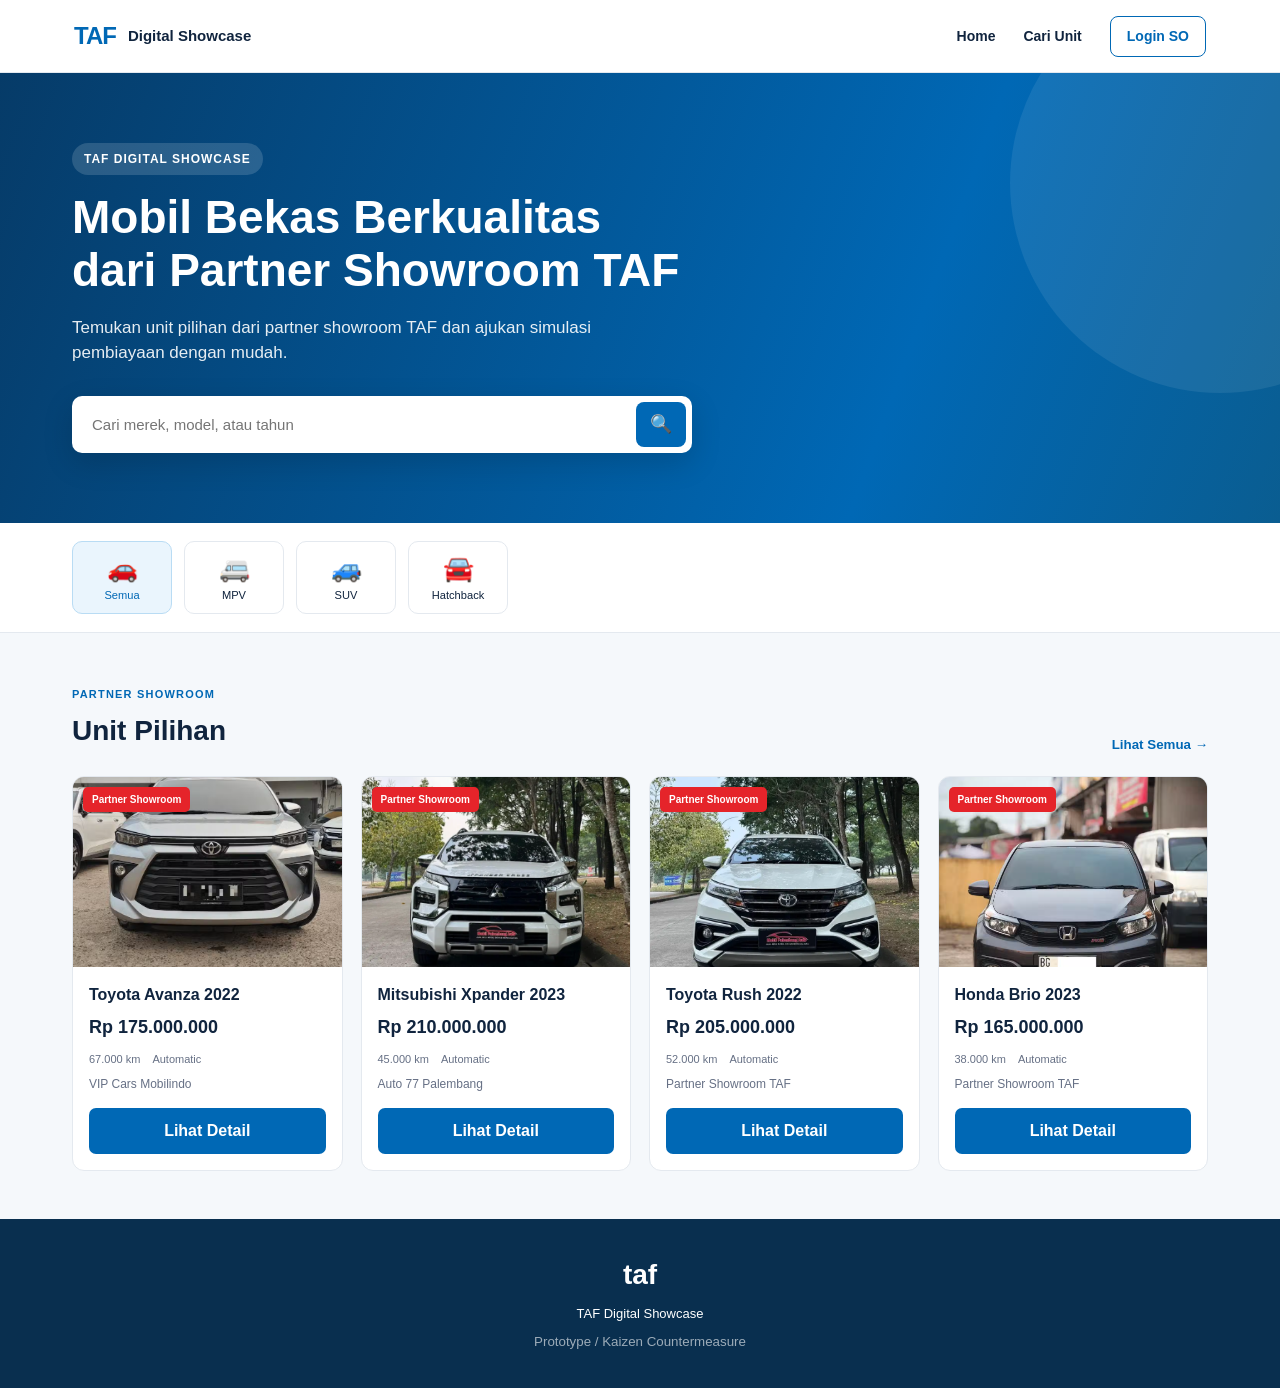
<file: index.html>
<!DOCTYPE html>
<html lang="id">
<head>
    <meta charset="UTF-8">
    <meta name="viewport" content="width=device-width, initial-scale=1.0">

    <title>TAF Digital Showcase</title>

    <link rel="stylesheet" href="style.css">
</head>

<body>

    <!-- =========================
         HEADER
    ========================== -->

    <header class="main-header">
        <div class="header-container">

            <div class="logo-area">
                <div class="taf-logo">TAF</div>
                <span>Digital Showcase</span>
            </div>

            <nav class="navigation">
                <a href="index.html">Home</a>
                <a href="index.html#unit-section">Cari Unit</a>
                <a href="login-so.html" class="so-login-button">
                    Login SO
                </a>
            </nav>

            <button class="menu-toggle" aria-label="Buka menu" onclick="toggleMobileMenu()">
                ☰
            </button>

        </div>
    </header>


    <!-- =========================
         HERO
    ========================== -->

    <section class="hero">

        <div class="hero-content">

            <span class="hero-label">
                TAF DIGITAL SHOWCASE
            </span>

            <h1>
                Mobil Bekas Berkualitas
                <br>
                dari Partner Showroom TAF
            </h1>

            <p>
                Temukan unit pilihan dari partner showroom TAF
                dan ajukan simulasi pembiayaan dengan mudah.
            </p>

            <div class="search-box">

                <input
                    type="text"
                    id="searchInput"
                    placeholder="Cari merek, model, atau tahun"
                    onkeyup="searchVehicle()"
                >

                <button onclick="searchVehicle()">
                    🔍
                </button>

            </div>

        </div>

    </section>


    <!-- =========================
         CATEGORY
    ========================== -->

    <section class="category-section">

        <div class="category-list">

            <button class="category active"
                    onclick="filterCategory('Semua', this)">
                <span class="category-icon">🚗</span>
                <small>Semua</small>
            </button>

            <button class="category"
                    onclick="filterCategory('MPV', this)">
                <span class="category-icon">🚐</span>
                <small>MPV</small>
            </button>

            <button class="category"
                    onclick="filterCategory('SUV', this)">
                <span class="category-icon">🚙</span>
                <small>SUV</small>
            </button>

            <button class="category"
                    onclick="filterCategory('Hatchback', this)">
                <span class="category-icon">🚘</span>
                <small>Hatchback</small>
            </button>

        </div>

    </section>


    <!-- =========================
         VEHICLE SECTION
    ========================== -->

    <main class="main-content">

        <div class="section-header">

            <div>
                <span class="section-label">
                    PARTNER SHOWROOM
                </span>

                <h2>
                    Unit Pilihan
                </h2>
            </div>

            <button class="view-all">
                Lihat Semua →
            </button>

        </div>


        <!-- VEHICLE GRID -->

        <section
            class="vehicle-grid"
            id="vehicleGrid"
        >

            <!-- VEHICLE 1 -->

            <article
                class="vehicle-card"
                data-category="MPV"
                data-name="Toyota Avanza 2022"
            >

                <div class="vehicle-image">

                    <span class="partner-badge">
                        Partner Showroom
                    </span>

                    <img
                        src="assets/vehicles/avanza/1.png"
                        alt="Toyota Avanza 2022"
                        class="vehicle-card-image"
                    >

                </div>

                <div class="vehicle-info">

                    <h3>
                        Toyota Avanza 2022
                    </h3>

                    <strong>
                        Rp 175.000.000
                    </strong>

                    <div class="vehicle-meta">
                        <span>67.000 km</span>
                        <span>Automatic</span>
                    </div>

                    <p>
                        VIP Cars Mobilindo
                    </p>

                    <a
                        href="detail-unit.html?vehicle=avanza"
                        class="detail-button"
                    >
                        Lihat Detail
                    </a>

                </div>

            </article>


            <!-- VEHICLE 2 -->

            <article
                class="vehicle-card"
                data-category="MPV"
                data-name="Mitsubishi Xpander 2023"
            >

                <div class="vehicle-image">

                    <span class="partner-badge">
                        Partner Showroom
                    </span>

                    <img
                        src="assets/vehicles/xpander/1.png"
                        alt="Mitsubishi Xpander 2023"
                        class="vehicle-card-image"
                    >

                </div>

                <div class="vehicle-info">

                    <h3>
                        Mitsubishi Xpander 2023
                    </h3>

                    <strong>
                        Rp 210.000.000
                    </strong>

                    <div class="vehicle-meta">
                        <span>45.000 km</span>
                        <span>Automatic</span>
                    </div>

                    <p>
                        Auto 77 Palembang
                    </p>

                    <a
                        href="detail-unit.html?vehicle=xpander"
                        class="detail-button"
                    >
                        Lihat Detail
                    </a>

                </div>

            </article>


            <!-- VEHICLE 3 -->

            <article
                class="vehicle-card"
                data-category="SUV"
                data-name="Toyota Rush 2022"
            >

                <div class="vehicle-image">

                    <span class="partner-badge">
                        Partner Showroom
                    </span>

                    <img
                        src="assets/vehicles/rush/1.png"
                        alt="Toyota Rush 2022"
                        class="vehicle-card-image"
                    >

                </div>

                <div class="vehicle-info">

                    <h3>
                        Toyota Rush 2022
                    </h3>

                    <strong>
                        Rp 205.000.000
                    </strong>

                    <div class="vehicle-meta">
                        <span>52.000 km</span>
                        <span>Automatic</span>
                    </div>

                    <p>
                        Partner Showroom TAF
                    </p>

                    <a
                        href="detail-unit.html?vehicle=rush"
                        class="detail-button"
                    >
                        Lihat Detail
                    </a>

                </div>

            </article>


            <!-- VEHICLE 4 -->

            <article
                class="vehicle-card"
                data-category="Hatchback"
                data-name="Honda Brio 2023"
            >

                <div class="vehicle-image">

                    <span class="partner-badge">
                        Partner Showroom
                    </span>

                    <img
                        src="assets/vehicles/brio/1.png"
                        alt="Honda Brio 2023"
                        class="vehicle-card-image"
                    >

                </div>

                <div class="vehicle-info">

                    <h3>
                        Honda Brio 2023
                    </h3>

                    <strong>
                        Rp 165.000.000
                    </strong>

                    <div class="vehicle-meta">
                        <span>38.000 km</span>
                        <span>Automatic</span>
                    </div>

                    <p>
                        Partner Showroom TAF
                    </p>

                    <a
                        href="detail-unit.html?vehicle=brio"
                        class="detail-button"
                    >
                        Lihat Detail
                    </a>

                </div>

            </article>

        </section>


        <!-- EMPTY SEARCH STATE -->

        <div
            id="emptyState"
            class="empty-state"
        >
            <h3>Unit tidak ditemukan</h3>

            <p>
                Coba gunakan merek, model, atau kategori yang berbeda.
            </p>

        </div>

    </main>


    <!-- =========================
         FOOTER
    ========================== -->

    <footer>

        <div class="footer-logo">
            <strong>taf</strong>
        </div>

        <p>
            TAF Digital Showcase
        </p>

        <small>
            Prototype / Kaizen Countermeasure
        </small>

    </footer>


    <script src="script.js"></script>

</body>
</html>
</file>
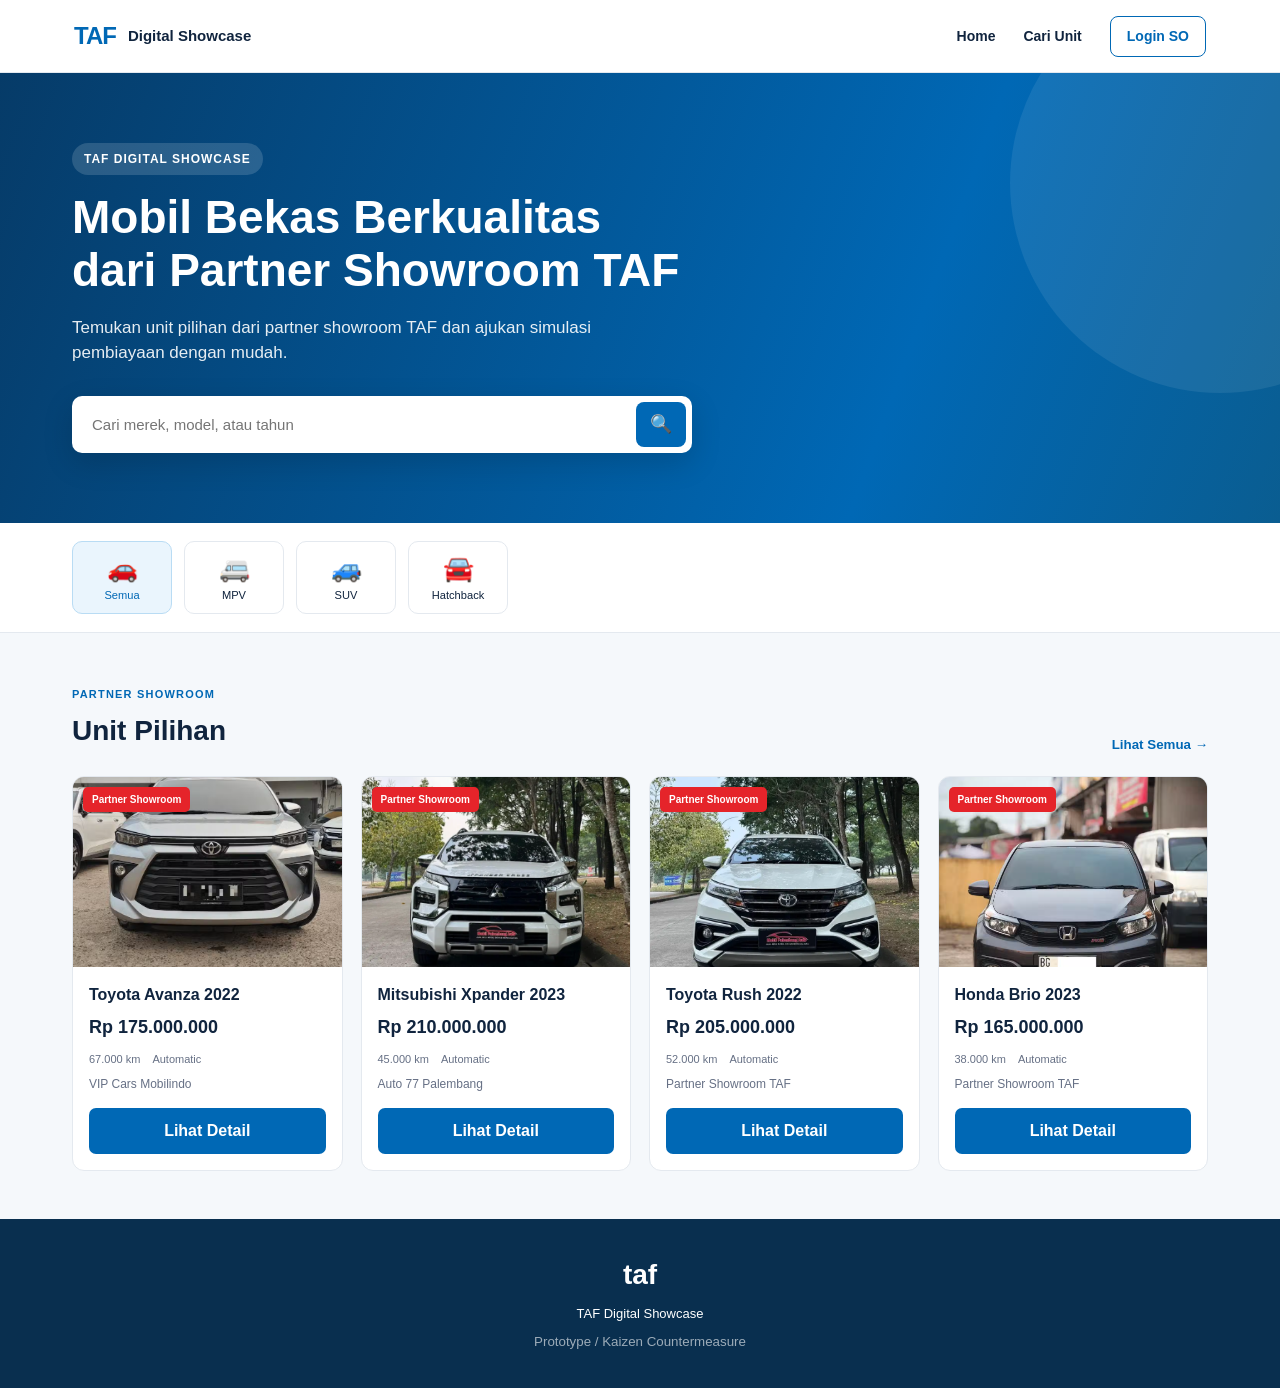
<file: customer-info.html>
<!DOCTYPE html>
<html lang="id">

<head>
    <meta charset="UTF-8">
    <meta name="viewport" content="width=device-width, initial-scale=1.0">

    <title>Data Customer | TAF Digital Showcase</title>

    <link rel="stylesheet" href="style.css">
</head>

<body>

    <header class="main-header">
        <div class="header-container">

            <div class="logo-area">
                <div class="taf-logo">TAF</div>
                <span>Digital Showcase</span>
            </div>

            <nav class="navigation">
                <a href="index.html">Home</a>
                <a href="index.html#unit-section">Cari Unit</a>
                <a href="login-so.html" class="so-login-button">
                    Login SO
                </a>
            </nav>

            <button class="menu-toggle" aria-label="Buka menu" onclick="toggleMobileMenu()">
                ☰
            </button>

        </div>
    </header>

    <main class="customer-page">

    <div class="customer-topbar">

        <a
            href="#"
            id="back-to-result"
            class="back-button"
        >
            ← Kembali ke Hasil Simulasi
        </a>

    </div>


    <section class="customer-header">

        <span class="section-label">
            TAF DIGITAL SHOWCASE
        </span>

        <h1>
            Data Ketertarikan Customer
        </h1>

        <p>
            Lengkapi data berikut agar TAF dapat menerima
            informasi ketertarikan kamu dan melakukan
            follow-up terkait unit dan simulasi yang dipilih.
        </p>

    </section>


    <section class="customer-layout">


        <!-- =========================================
             SUMMARY UNIT & SIMULASI
        ========================================== -->

        <aside class="customer-summary">

            <div class="customer-summary-header">

                <span class="simulation-label">
                    UNIT & SIMULASI
                </span>

                <h2 id="customer-vehicle-name">
                    Toyota Avanza 2022
                </h2>

            </div>


            <div class="customer-summary-image">

                <div class="car-placeholder large">
                    🚗
                </div>

            </div>


            <div class="customer-summary-content">

                <div class="customer-summary-row">

                    <span>
                        Harga Unit
                    </span>

                    <strong id="customer-vehicle-price">
                        Rp 175.000.000
                    </strong>

                </div>


                <div class="customer-summary-row">

                    <span>
                        Uang Muka
                    </span>

                    <strong id="customer-dp">
                        Rp 35.000.000
                    </strong>

                </div>


                <div class="customer-summary-row">

                    <span>
                        Tenor
                    </span>

                    <strong id="customer-tenor">
                        48 Bulan
                    </strong>

                </div>

            </div>


            <div class="customer-summary-note">

                <span>ⓘ</span>

                <p>
                    Data unit dan simulasi diambil dari
                    pilihan yang kamu buat pada tahap sebelumnya.
                </p>

            </div>

        </aside>


        <!-- =========================================
             CUSTOMER FORM
        ========================================== -->

        <section class="customer-form-card">

            <div class="customer-form-header">

                <span class="section-label">
                    INFORMASI CUSTOMER
                </span>

                <h2>
                    Bagaimana TAF dapat menghubungi kamu?
                </h2>

                <p>
                    Data ini digunakan sebagai informasi awal
                    untuk kebutuhan follow-up terkait unit dan
                    simulasi yang kamu pilih.
                </p>

            </div>


            <form id="customer-form">


                <!-- =====================================
                     DATA KONTAK
                ====================================== -->

                <div class="customer-form-section">

                    <div class="customer-form-section-title">
                        Data Kontak
                    </div>


                    <div class="form-group">

                        <label for="customer-name">
                            Nama Lengkap
                        </label>

                        <input
                            type="text"
                            id="customer-name"
                            name="customerName"
                            placeholder="Masukkan nama lengkap"
                            autocomplete="name"
                            required
                        >

                    </div>


                    <div class="form-group">

                        <label for="customer-phone">
                            Nomor WhatsApp
                        </label>

                        <input
                            type="tel"
                            id="customer-phone"
                            name="customerPhone"
                            placeholder="Contoh: 081234567890"
                            autocomplete="tel"
                            required
                        >

                        <small>
                            Pastikan nomor WhatsApp aktif agar
                            TAF dapat menghubungi kamu.
                        </small>

                    </div>


                    <div class="form-group">

                        <label for="customer-email">

                            Email

                            <span class="optional-label">
                                Opsional
                            </span>

                        </label>

                        <input
                            type="email"
                            id="customer-email"
                            name="customerEmail"
                            placeholder="Contoh: nama@email.com"
                            autocomplete="email"
                        >

                    </div>

                </div>


                <!-- =====================================
                     LOKASI CUSTOMER
                ====================================== -->

                <div class="customer-form-section">

                    <div class="customer-form-section-title">
                        Lokasi Customer
                    </div>


                    <div class="form-group">

                        <label for="customer-city">
                            Kota Domisili
                        </label>

                        <select
                            id="customer-city"
                            name="customerCity"
                            required
                        >

                            <option value="">
                                Pilih kota
                            </option>

                            <option value="Palembang">
                                Palembang
                            </option>

                            <option value="Prabumulih">
                                Prabumulih
                            </option>

                            <option value="Muara Enim">
                                Muara Enim
                            </option>

                            <option value="Lainnya">
                                Kota lainnya
                            </option>

                        </select>

                    </div>


                    <div class="form-group">

                        <label for="customer-branch">
                            Cabang TAF
                        </label>

                        <select
                            id="customer-branch"
                            name="customerBranch"
                            required
                        >

                            <option value="">
                                Pilih cabang TAF
                            </option>

                            <option value="Palembang">
                                TAF Palembang
                            </option>

                            <option value="Prabumulih">
                                TAF Prabumulih
                            </option>

                            <option value="Muara Enim">
                                TAF Muara Enim
                            </option>

                        </select>

                        <small>
                            Pilih cabang TAF yang paling sesuai
                            dengan lokasi customer.
                        </small>

                    </div>

                </div>


                <!-- =====================================
                     KEBUTUHAN CUSTOMER
                ====================================== -->

                <div class="customer-form-section">

                    <div class="customer-form-section-title">
                        Kebutuhan Pembiayaan
                    </div>


                    <div class="form-group">

                        <label for="customer-purpose">
                            Kebutuhan
                        </label>

                        <select
                            id="customer-purpose"
                            name="customerPurpose"
                            required
                        >

                            <option value="">
                                Pilih kebutuhan
                            </option>

                            <option value="Kendaraan pribadi">
                                Kendaraan pribadi
                            </option>

                            <option value="Kendaraan keluarga">
                                Kendaraan keluarga
                            </option>

                            <option value="Kendaraan usaha">
                                Kendaraan usaha
                            </option>

                            <option value="Lainnya">
                                Lainnya
                            </option>

                        </select>

                    </div>

                </div>


                <!-- =====================================
                     CONSENT
                ====================================== -->

                <div class="customer-consent">

                    <input
                        type="checkbox"
                        id="customer-consent"
                        name="customerConsent"
                        required
                    >

                    <label for="customer-consent">
                        Saya bersedia dihubungi oleh TAF terkait
                        unit dan simulasi yang saya pilih.
                    </label>

                </div>


                <!-- =====================================
                     PROTOTYPE INFORMATION
                ====================================== -->

                <div class="customer-form-note">

                    <span>ⓘ</span>

                    <p>
                        Data yang dikirim pada prototype ini
                        digunakan untuk simulasi alur lead capture
                        dan belum terhubung dengan sistem TAF.
                    </p>

                </div>


                <!-- =====================================
                     SUBMIT
                ====================================== -->

                <button
                    type="submit"
                    class="customer-submit"
                >
                    Kirim Ketertarikan ke TAF
                </button>


            </form>

        </section>

    </section>

</main>

    <script src="script.js"></script>

</body>

</html>
</file>
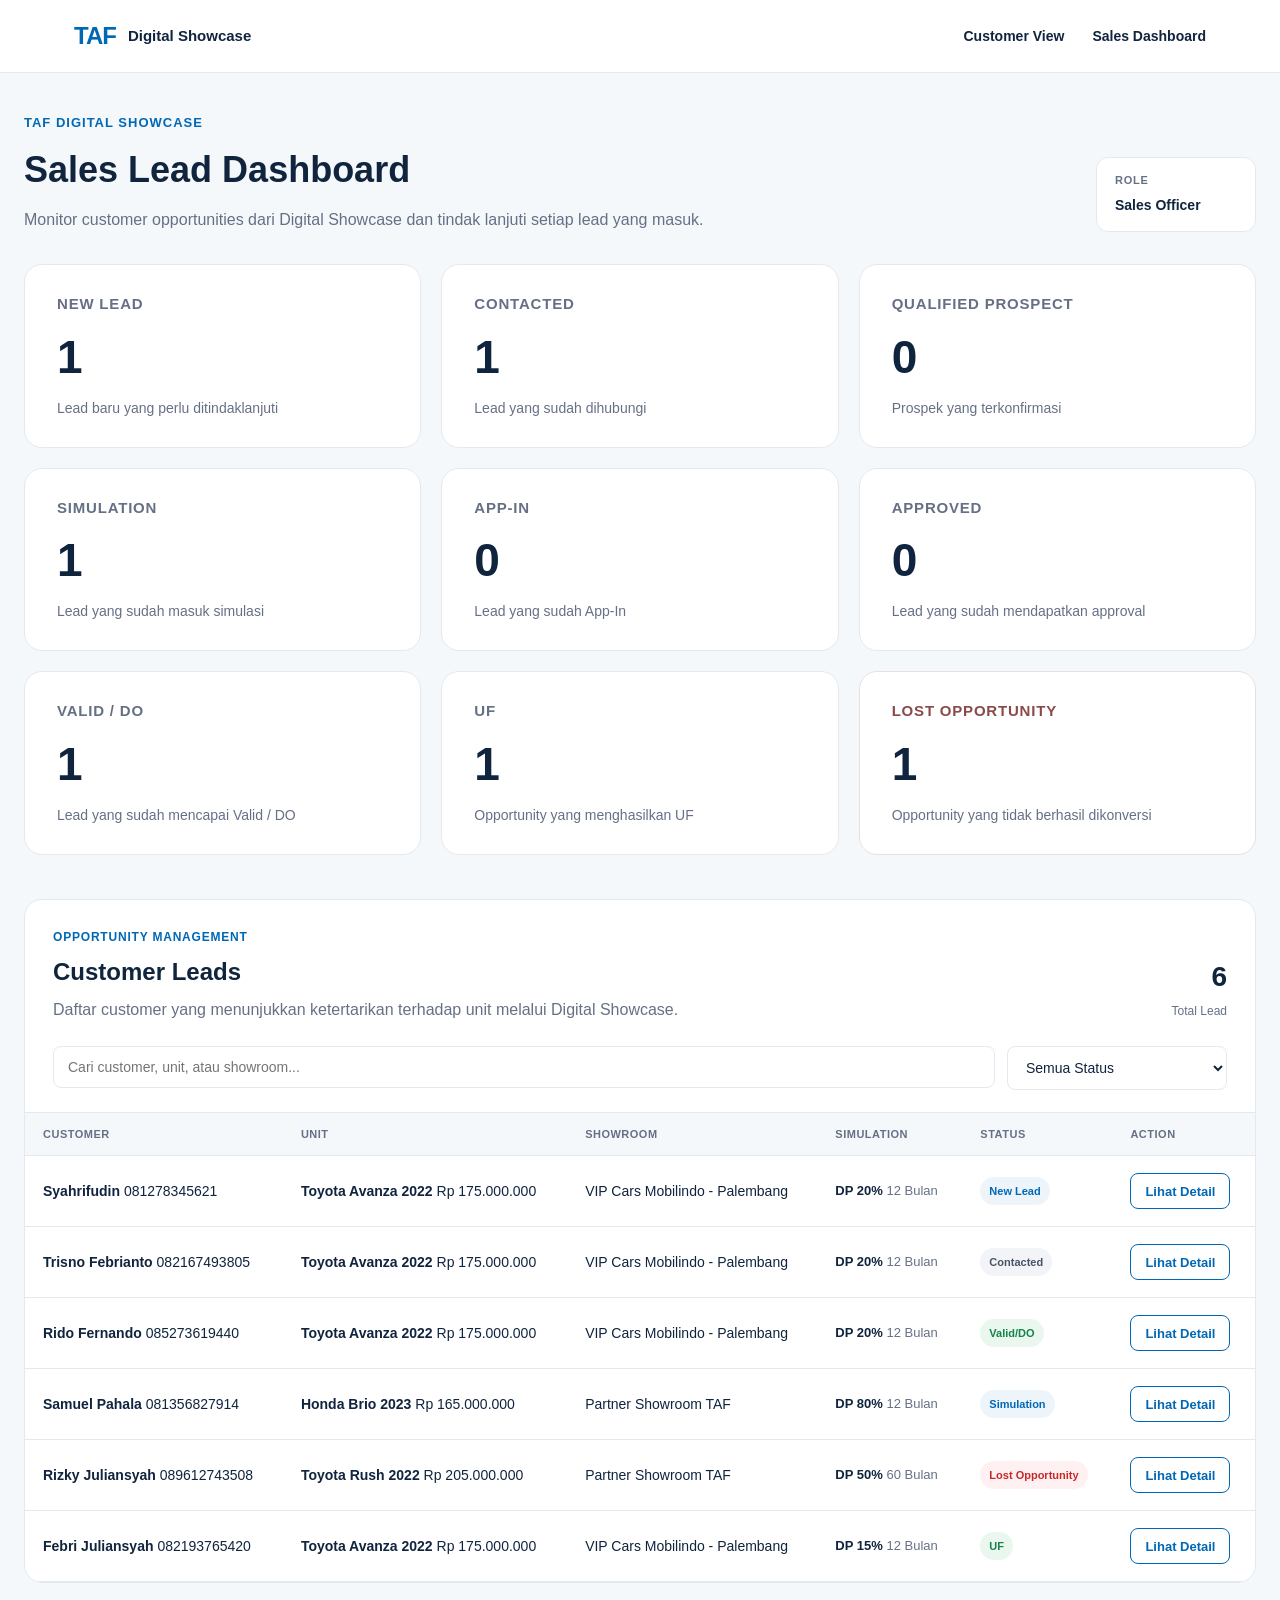
<file: dashboard.html>
<!DOCTYPE html>
<html lang="id">

<head>

    <meta charset="UTF-8">

    <meta
        name="viewport"
        content="width=device-width, initial-scale=1.0"
    >

    <title>TAF Sales Dashboard | Digital Showcase</title>

    <link
        rel="stylesheet"
        href="style.css"
    >

</head>


<body>


    <!-- HEADER -->

    <header class="main-header">

        <div class="header-container">


            <div class="logo-area">

                <div class="taf-logo">
                    TAF
                </div>

                <span>
                    Digital Showcase
                </span>

            </div>


            <nav
                class="navigation"
                id="navigation"
            >

                <a href="index.html">
                    Customer View
                </a>

                <a
                    href="dashboard.html"
                    class="dashboard-nav-active"
                >
                    Sales Dashboard
                </a>

            </nav>


            <button
                class="menu-toggle"
                onclick="toggleMenu()"
                aria-label="Buka menu"
            >
                ☰
            </button>


        </div>

    </header>



    <!-- MAIN -->

    <main class="dashboard-page">


        <!-- PAGE HEADER -->

        <section class="dashboard-header">


            <div>

                <span class="section-label">
                    TAF DIGITAL SHOWCASE
                </span>

                <h1>
                    Sales Lead Dashboard
                </h1>

                <p>
                    Monitor customer opportunities dari Digital
                    Showcase dan tindak lanjuti setiap lead yang masuk.
                </p>

            </div>


            <div class="dashboard-user">

                <span class="dashboard-user-label">
                    ROLE
                </span>

                <strong>
                    Sales Officer
                </strong>

            </div>


        </section>



        <!-- KPI -->

        <section class="dashboard-kpi-grid">

            <!-- NEW LEAD -->
            <div class="kpi-card">
                <span class="kpi-label">
                    NEW LEAD
                </span>

                <strong
                    id="kpi-new-lead"
                    class="kpi-value"
                >
                    0
                </strong>

                <p>
                    Lead baru yang perlu ditindaklanjuti
                </p>
            </div>


            <!-- CONTACTED -->
            <div class="kpi-card">
                <span class="kpi-label">
                    CONTACTED
                </span>

                <strong
                    id="kpi-contacted"
                    class="kpi-value"
                >
                    0
                </strong>

                <p>
                    Lead yang sudah dihubungi
                </p>
            </div>


            <!-- QUALIFIED PROSPECT -->
            <div class="kpi-card">
                <span class="kpi-label">
                    QUALIFIED PROSPECT
                </span>

                <strong
                    id="kpi-qualified-prospect"
                    class="kpi-value"
                >
                    0
                </strong>

                <p>
                    Prospek yang terkonfirmasi
                </p>
            </div>


            <!-- SIMULATION -->
            <div class="kpi-card">
                <span class="kpi-label">
                    SIMULATION
                </span>

                <strong
                    id="kpi-simulation"
                    class="kpi-value"
                >
                    0
                </strong>

                <p>
                    Lead yang sudah masuk simulasi
                </p>
            </div>


            <!-- APP-IN -->
            <div class="kpi-card">
                <span class="kpi-label">
                    APP-IN
                </span>

                <strong
                    id="kpi-appin"
                    class="kpi-value"
                >
                    0
                </strong>

                <p>
                    Lead yang sudah App-In
                </p>
            </div>


            <!-- APPROVED -->
            <div class="kpi-card">
                <span class="kpi-label">
                    APPROVED
                </span>

                <strong
                    id="kpi-approved"
                    class="kpi-value"
                >
                    0
                </strong>

                <p>
                    Lead yang sudah mendapatkan approval
                </p>
            </div>


            <!-- VALID / DO -->
            <div class="kpi-card">
                <span class="kpi-label">
                    VALID / DO
                </span>

                <strong
                    id="kpi-valid-do"
                    class="kpi-value"
                >
                    0
                </strong>

                <p>
                    Lead yang sudah mencapai Valid / DO
                </p>
            </div>


            <!-- UF -->
            <div class="kpi-card">
                <span class="kpi-label">
                    UF
                </span>

                <strong
                    id="kpi-uf"
                    class="kpi-value"
                >
                    0
                </strong>

                <p>
                    Opportunity yang menghasilkan UF
                </p>
            </div>


            <!-- LOST OPPORTUNITY -->
            <div class="kpi-card kpi-card-lost">
                <span class="kpi-label">
                    LOST OPPORTUNITY
                </span>

                <strong
                    id="kpi-lost-opportunity"
                    class="kpi-value"
                >
                    0
                </strong>

                <p>
                    Opportunity yang tidak berhasil dikonversi
                </p>
            </div>

        </section>


        <!-- LEAD MANAGEMENT -->

        <section class="lead-management">


            <div class="lead-management-header">


                <div>

                    <span class="section-label">
                        OPPORTUNITY MANAGEMENT
                    </span>

                    <h2>
                        Customer Leads
                    </h2>

                    <p>
                        Daftar customer yang menunjukkan ketertarikan
                        terhadap unit melalui Digital Showcase.
                    </p>

                </div>


                <div class="lead-count">

                    <strong id="lead-count">
                        0
                    </strong>

                    <span>
                        Total Lead
                    </span>

                </div>


            </div>



            <!-- SEARCH + FILTER -->

            <div class="lead-toolbar">


                <div class="lead-search">

                    <label
                        for="lead-search-input"
                        class="sr-only"
                    >
                        Cari lead
                    </label>

                    <input
                        type="search"
                        id="lead-search-input"
                        placeholder="Cari customer, unit, atau showroom..."
                    >

                </div>


                <div class="lead-filter">

                    <label
                        for="lead-status-filter"
                        class="sr-only"
                    >
                        Filter status
                    </label>

                    <select id="lead-status-filter">

                        <option value="all">
                            Semua Status
                        </option>

                        <option value="New Lead">
                            New Lead
                        </option>

                        <option value="Contacted">
                            Contacted
                        </option>

                        <option value="Qualified Prospect">
                            Qualified Prospect
                        </option>

                        <option value="Simulation">
                            Simulation
                        </option>

                        <option value="App-In">
                            App-In
                        </option>

                        <option value="Approved">
                            Approved
                        </option>

                        <option value="Valid/DO">
                            Valid / DO
                        </option>

                        <option value="UF">
                            UF
                        </option>

                        <option value="Lost Opportunity">
                            Lost Opportunity
                        </option>

                    </select>

                </div>


            </div>



            <!-- TABLE -->

            <div class="lead-table-wrapper">


                <table class="lead-table">


                    <thead>

                        <tr>

                            <th>
                                Customer
                            </th>

                            <th>
                                Unit
                            </th>

                            <th>
                                Showroom
                            </th>

                            <th>
                                Simulation
                            </th>

                            <th>
                                Status
                            </th>

                            <th>
                                Action
                            </th>

                        </tr>

                    </thead>


                    <tbody id="lead-table-body">

                        <!-- Data diisi JavaScript -->

                    </tbody>


                </table>


                <!-- EMPTY STATE -->

                <div
                    class="lead-empty"
                    id="lead-empty"
                >

                    <div class="lead-empty-icon">
                        ◎
                    </div>

                    <h3>
                        Belum ada lead
                    </h3>

                    <p>
                        Customer yang mengirimkan ketertarikan
                        melalui Digital Showcase akan muncul di sini.
                    </p>

                    <a
                        href="index.html"
                        class="lead-empty-button"
                    >
                        Lihat Customer View
                    </a>

                </div>


            </div>


        </section>



    </main>



    <script src="script.js"></script>

</body>

</html>
</file>
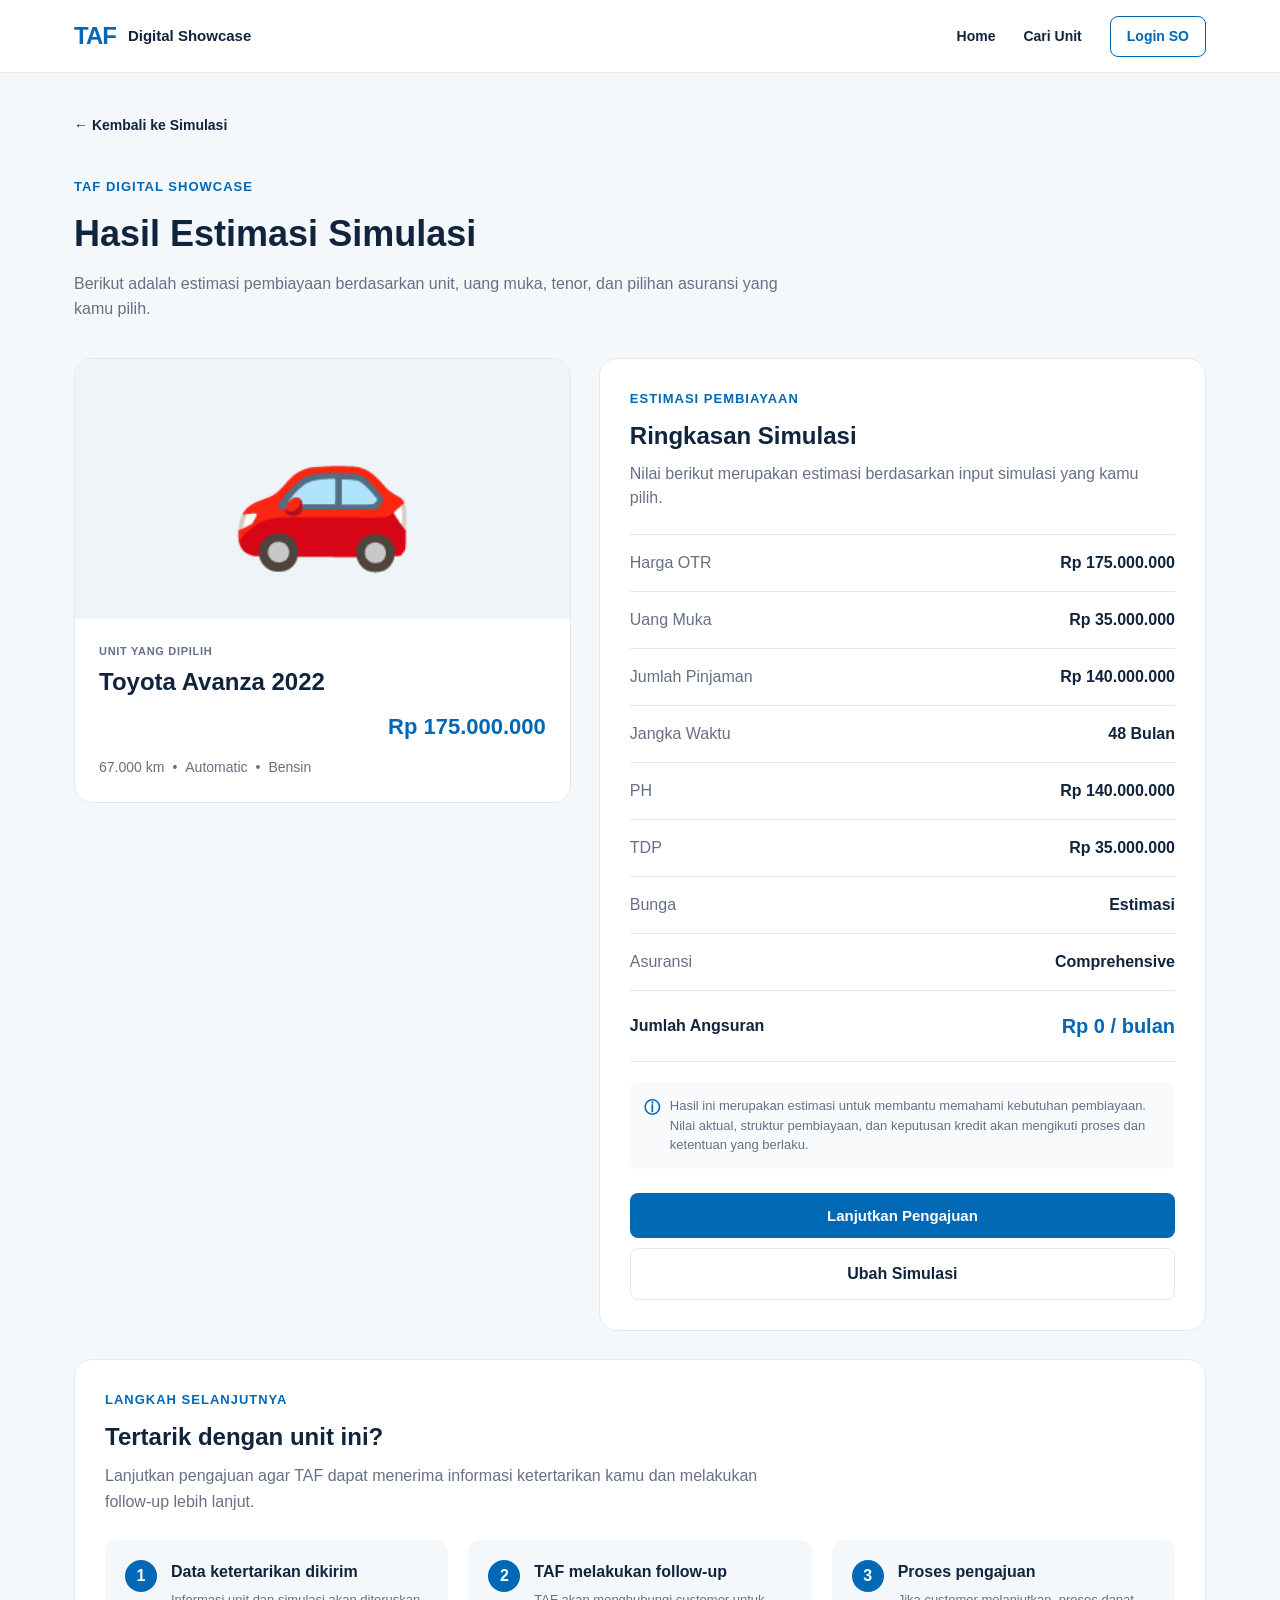
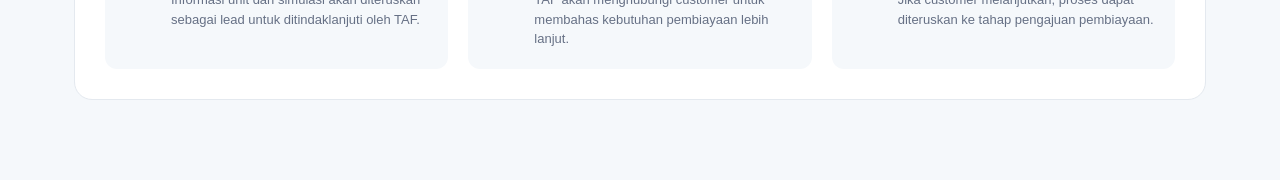
<file: hasil-simulasi.html>
<!DOCTYPE html>
<html lang="id">
<head>
    <meta charset="UTF-8">
    <meta name="viewport" content="width=device-width, initial-scale=1.0">

    <title>Hasil Simulasi | TAF Digital Showcase</title>

    <link rel="stylesheet" href="style.css">
</head>

<body>

    <header class="main-header">
        <div class="header-container">

            <div class="logo-area">
                <div class="taf-logo">TAF</div>
                <span>Digital Showcase</span>
            </div>

            <nav class="navigation">
                <a href="index.html">Home</a>
                <a href="index.html#unit-section">Cari Unit</a>
                <a href="login-so.html" class="so-login-button">
                    Login SO
                </a>
            </nav>

            <button class="menu-toggle" aria-label="Buka menu" onclick="toggleMobileMenu()">
                ☰
            </button>

        </div>
    </header>


    <main class="result-page">

        <!-- =================================
            TOP BAR
        ================================== -->

        <div class="result-topbar">

            <a
                href="#"
                id="back-to-simulation"
                class="back-button"
            >
                ← Kembali ke Simulasi
            </a>

        </div>


        <!-- =================================
            PAGE HEADER
        ================================== -->

        <section class="result-header">

            <span class="section-label">
                TAF DIGITAL SHOWCASE
            </span>

            <h1>
                Hasil Estimasi Simulasi
            </h1>

            <p>
                Berikut adalah estimasi pembiayaan berdasarkan unit,
                uang muka, tenor, dan pilihan asuransi yang kamu pilih.
            </p>

        </section>


        <!-- =================================
            RESULT LAYOUT
        ================================== -->

        <section class="result-layout">


            <!-- =================================
                UNIT SUMMARY
            ================================== -->

            <div class="result-vehicle-card">

                <div class="result-vehicle-image">

                    <div class="car-placeholder large">
                        🚗
                    </div>

                </div>


                <div class="result-vehicle-content">

                    <span class="simulation-label">
                        UNIT YANG DIPILIH
                    </span>

                    <h2 id="result-vehicle-name">
                        Toyota Avanza 2022
                    </h2>

                    <div
                        class="simulation-vehicle-price"
                        id="result-vehicle-price"
                    >
                        Rp 175.000.000
                    </div>


                    <div class="simulation-vehicle-info">

                        <span id="result-vehicle-mileage">
                            67.000 km
                        </span>

                        <span>
                            •
                        </span>

                        <span id="result-vehicle-transmission">
                            Automatic
                        </span>

                        <span>
                            •
                        </span>

                        <span id="result-vehicle-fuel">
                            Bensin
                        </span>

                    </div>

                </div>

            </div>


            <!-- =================================
                RESULT CARD
            ================================== -->

            <div class="result-card">


                <!-- RESULT HEADER -->

                <div class="result-card-header">

                    <span class="section-label">
                        ESTIMASI PEMBIAYAAN
                    </span>

                    <h2>
                        Ringkasan Simulasi
                    </h2>

                    <p>
                        Nilai berikut merupakan estimasi berdasarkan
                        input simulasi yang kamu pilih.
                    </p>

                </div>


                <!-- =================================
                    RESULT SUMMARY
                ================================== -->

                <div class="result-summary">


                    <!-- HARGA OTR -->

                    <div class="result-row">

                        <span>
                            Harga OTR
                        </span>

                        <strong id="result-price">
                            Rp 175.000.000
                        </strong>

                    </div>


                    <!-- UANG MUKA -->

                    <div class="result-row">

                        <span>
                            Uang Muka
                        </span>

                        <strong id="result-dp">
                            Rp 35.000.000
                        </strong>

                    </div>


                    <!-- JUMLAH PINJAMAN -->

                    <div class="result-row">

                        <span>
                            Jumlah Pinjaman
                        </span>

                        <strong id="result-financing-detail">
                            Rp 140.000.000
                        </strong>

                    </div>


                    <!-- JANGKA WAKTU -->

                    <div class="result-row">

                        <span>
                            Jangka Waktu
                        </span>

                        <strong id="result-tenor">
                            48 Bulan
                        </strong>

                    </div>


                    <!-- PH -->

                    <div class="result-row">

                        <span>
                            PH
                        </span>

                        <strong id="result-ph">
                            Rp 140.000.000
                        </strong>

                    </div>


                    <!-- TDP -->

                    <div class="result-row">

                        <span>
                            TDP
                        </span>

                        <strong id="result-tdp">
                            Rp 35.000.000
                        </strong>

                    </div>


                    <!-- BUNGA -->

                    <div class="result-row">

                        <span>
                            Bunga
                        </span>

                        <strong id="result-interest">
                            Estimasi
                        </strong>

                    </div>


                    <!-- ASURANSI -->

                    <div class="result-row">

                        <span>
                            Asuransi
                        </span>

                        <strong id="result-insurance">
                            Comprehensive
                        </strong>

                    </div>


                    <!-- JUMLAH ANGSURAN -->

                    <div class="result-row highlight">

                        <span>
                            Jumlah Angsuran
                        </span>

                        <strong id="result-installment">
                            Rp 0 / bulan
                        </strong>

                    </div>


                </div>


                <!-- =================================
                    NOTE
                ================================== -->

                <div class="result-note">

                    <span>
                        ⓘ
                    </span>

                    <p>
                        Hasil ini merupakan estimasi untuk membantu
                        memahami kebutuhan pembiayaan. Nilai aktual,
                        struktur pembiayaan, dan keputusan kredit akan
                        mengikuti proses dan ketentuan yang berlaku.
                    </p>

                </div>


                <!-- =================================
                    PRIMARY ACTION
                ================================== -->

                <button
                    type="button"
                    class="result-primary-button"
                    id="continue-application-button"
                >
                    Lanjutkan Pengajuan
                </button>


                <!-- =================================
                    SECONDARY ACTION
                ================================== -->

                <a
                    href="#"
                    id="change-simulation"
                    class="result-secondary-button"
                >
                    Ubah Simulasi
                </a>


            </div>

        </section>


        <!-- =================================
            NEXT STEP
        ================================== -->

        <section class="result-next-step">


            <!-- NEXT STEP HEADER -->

            <div class="next-step-header">

                <span class="section-label">
                    LANGKAH SELANJUTNYA
                </span>

                <h2>
                    Tertarik dengan unit ini?
                </h2>

                <p>
                    Lanjutkan pengajuan agar TAF dapat menerima
                    informasi ketertarikan kamu dan melakukan
                    follow-up lebih lanjut.
                </p>

            </div>


            <!-- NEXT STEP LIST -->

            <div class="next-step-list">


                <!-- STEP 1 -->

                <div class="next-step-item">

                    <div class="next-step-number">
                        1
                    </div>

                    <div>

                        <strong>
                            Data ketertarikan dikirim
                        </strong>

                        <p>
                            Informasi unit dan simulasi akan
                            diteruskan sebagai lead untuk
                            ditindaklanjuti oleh TAF.
                        </p>

                    </div>

                </div>


                <!-- STEP 2 -->

                <div class="next-step-item">

                    <div class="next-step-number">
                        2
                    </div>

                    <div>

                        <strong>
                            TAF melakukan follow-up
                        </strong>

                        <p>
                            TAF akan menghubungi customer untuk
                            membahas kebutuhan pembiayaan lebih lanjut.
                        </p>

                    </div>

                </div>


                <!-- STEP 3 -->

                <div class="next-step-item">

                    <div class="next-step-number">
                        3
                    </div>

                    <div>

                        <strong>
                            Proses pengajuan
                        </strong>

                        <p>
                            Jika customer melanjutkan, proses dapat
                            diteruskan ke tahap pengajuan pembiayaan.
                        </p>

                    </div>

                </div>


            </div>

        </section>


    </main>


    <script src="script.js"></script>

</body>
</html>
</file>
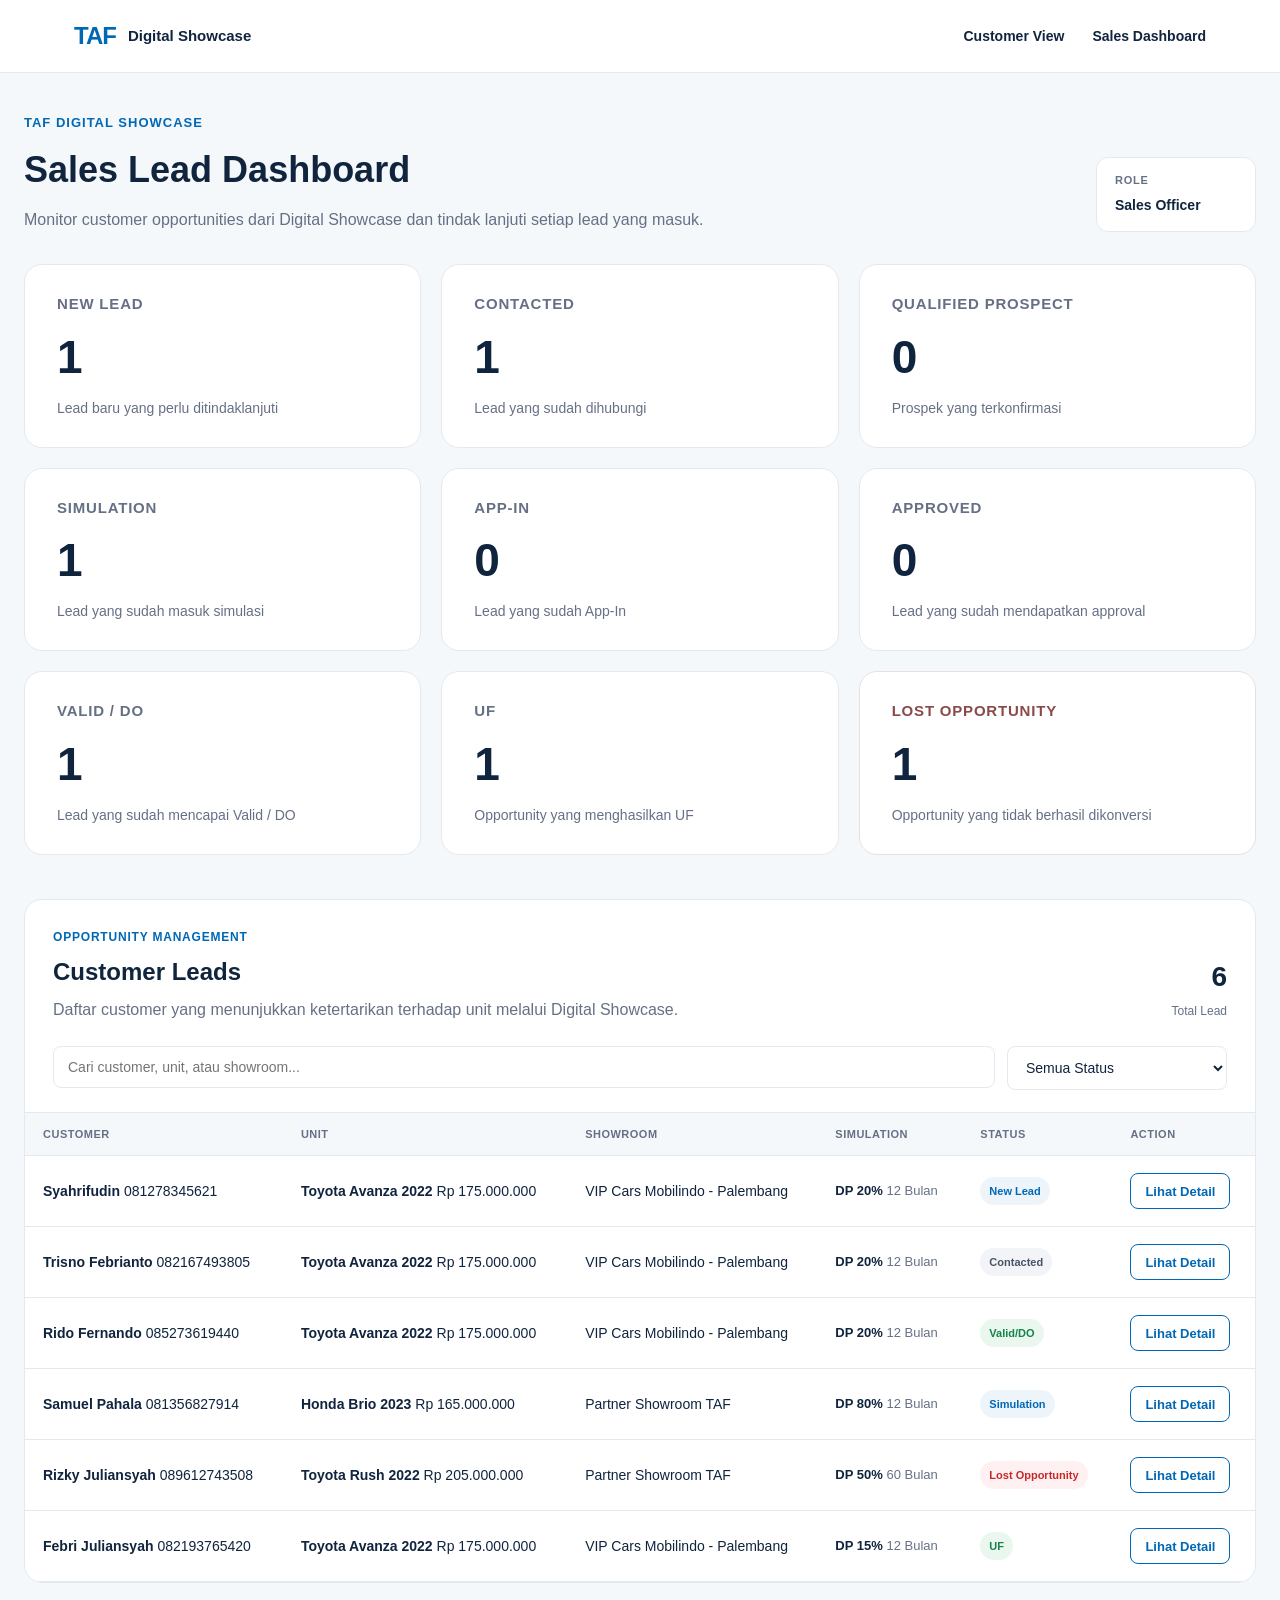
<file: lead-detail.html>
<!DOCTYPE html>
<html lang="id">

<head>

    <meta charset="UTF-8">

    <meta
        name="viewport"
        content="width=device-width, initial-scale=1.0"
    >

    <title>
        Lead Detail - TAF Digital Showcase
    </title>

    <link
        rel="stylesheet"
        href="style.css"
    >

</head>


<body>


    <!-- ==========================================
         HEADER
         ========================================== -->

    <header class="main-header">

        <div class="header-container">

            <div class="logo-area">

                <div class="taf-logo">
                    TAF
                </div>

                <span>
                    Digital Showcase
                </span>

            </div>


            <div class="dashboard-user">
                Sales Officer
            </div>

        </div>

    </header>



    <!-- ==========================================
         MAIN
         ========================================== -->

    <main class="lead-detail-page">

        <div class="lead-detail-container">


            <!-- ======================================
                 BACK
                 ====================================== -->

            <a
                href="dashboard.html"
                class="lead-back-button"
            >
                ← Kembali ke Lead Management
            </a>



            <!-- ======================================
                 PAGE HEADER
                 ====================================== -->

            <div class="lead-detail-header">

                <div>

                    <span class="page-label">
                        LEAD MANAGEMENT
                    </span>

                    <h1>
                        Lead Detail
                    </h1>

                    <p>
                        Detail informasi customer dan peluang pembiayaan.
                    </p>

                </div>


                <div
                    id="lead-status-badge"
                    class="status-badge"
                >
                    New Lead
                </div>

            </div>



            <!-- ======================================
                 CUSTOMER INFORMATION
                 ====================================== -->

            <section class="lead-detail-card">

                <div class="detail-card-header">

                    <div>

                        <span class="detail-section-label">
                            CUSTOMER
                        </span>

                        <h2>
                            Customer Information
                        </h2>

                    </div>

                </div>


                <div class="detail-grid">


                    <div class="detail-field">

                        <span>
                            Nama Customer
                        </span>

                        <strong id="lead-customer-name">
                            -
                        </strong>

                    </div>


                    <div class="detail-field">

                        <span>
                            WhatsApp
                        </span>

                        <strong id="lead-customer-phone">
                            -
                        </strong>

                    </div>


                    <div class="detail-field">

                        <span>
                            Email
                        </span>

                        <strong id="lead-customer-email">
                            -
                        </strong>

                    </div>


                    <div class="detail-field">

                        <span>
                            Kota
                        </span>

                        <strong id="lead-customer-city">
                            -
                        </strong>

                    </div>


                    <div class="detail-field">

                        <span>
                            Tujuan Pembelian
                        </span>

                        <strong id="lead-customer-purpose">
                            -
                        </strong>

                    </div>


                    <div class="detail-field">

                        <span>
                            Tanggal Lead
                        </span>

                        <strong id="lead-created-date">
                            -
                        </strong>

                    </div>


                </div>

            </section>



            <!-- ======================================
                 UNIT INFORMATION
                 ====================================== -->

            <section class="lead-detail-card">

                <div class="detail-card-header">

                    <div>

                        <span class="detail-section-label">
                            VEHICLE
                        </span>

                        <h2>
                            Unit Information
                        </h2>

                    </div>

                </div>


                <div class="vehicle-lead-summary">


                    <div class="vehicle-summary-icon">
                        🚗
                    </div>


                    <div class="vehicle-summary-content">

                        <h3 id="lead-vehicle-name">
                            -
                        </h3>


                        <p id="lead-showroom">
                            -
                        </p>


                        <strong id="lead-vehicle-price">
                            -
                        </strong>

                    </div>


                </div>

            </section>



            <!-- ======================================
                 SIMULATION
                 ====================================== -->

            <section class="lead-detail-card">

                <div class="detail-card-header">

                    <div>

                        <span class="detail-section-label">
                            FINANCING
                        </span>

                        <h2>
                            Simulation
                        </h2>

                    </div>

                </div>


                <div class="detail-grid">


                    <div class="detail-field">

                        <span>
                            Harga Unit
                        </span>

                        <strong id="lead-simulation-price">
                            -
                        </strong>

                    </div>


                    <div class="detail-field">

                        <span>
                            Down Payment
                        </span>

                        <strong id="lead-simulation-dp">
                            -
                        </strong>

                    </div>


                    <div class="detail-field">

                        <span>
                            Tenor
                        </span>

                        <strong id="lead-simulation-tenor">
                            -
                        </strong>

                    </div>


                    <div class="detail-field">

                        <span>
                            Estimasi Pembiayaan
                        </span>

                        <strong id="lead-simulation-financing">
                            -
                        </strong>

                    </div>


                </div>


                <div class="detail-note">

                    Data simulasi merupakan data prototype dan belum
                    terhubung dengan sistem pembiayaan TAF.

                </div>

            </section>



            <!-- ======================================
                 LEAD STATUS
                 ====================================== -->

            <section class="lead-detail-card">

                <div class="detail-card-header">

                    <div>

                        <span class="detail-section-label">
                            PROCESS
                        </span>

                        <h2>
                            Lead Status
                        </h2>

                    </div>

                </div>


                <div class="status-update-area">


                    <label for="lead-status-select">
                        Update Status
                    </label>


                    <select id="lead-status-select">


                        <option value="New Lead">
                            New Lead
                        </option>


                        <option value="Contacted">
                            Contacted
                        </option>


                        <option value="Qualified Prospect">
                            Qualified Prospect
                        </option>


                        <option value="Simulation">
                            Simulation
                        </option>


                        <option value="App-In">
                            App-In
                        </option>


                        <option value="Approved">
                            Approved
                        </option>


                        <option value="Valid/DO">
                            Valid/DO
                        </option>


                        <option value="UF">
                            UF
                        </option>


                        <option value="Lost Opportunity">
                            Lost Opportunity
                        </option>


                    </select>


                    <button
                        type="button"
                        class="update-status-button"
                        onclick="updateLeadStatus()"
                    >
                        Update Status
                    </button>


                </div>

            </section>



            <!-- ======================================
                 FOLLOW-UP ACTIVITY
                 ====================================== -->

            <section class="lead-detail-card lead-followup-card">


                <!-- FOLLOW-UP HEADER -->

                <div class="lead-detail-card-header">

                    <div>

                        <span class="lead-section-label">
                            FOLLOW-UP ACTIVITY
                        </span>


                        <h2>
                            Follow-up Customer
                        </h2>


                        <p>
                            Catat hasil komunikasi dengan customer
                            dan tentukan tindakan berikutnya agar
                            setiap opportunity dapat ditindaklanjuti
                            dengan jelas.
                        </p>

                    </div>

                </div>



                <!-- FOLLOW-UP SUMMARY -->

                <div class="lead-followup-summary">


                    <div class="lead-followup-summary-item">

                        <span>
                            Last Follow-up
                        </span>


                        <strong id="lead-last-followup">
                            Belum ada follow-up
                        </strong>

                    </div>


                    <div class="lead-followup-summary-item">

                        <span>
                            Next Action
                        </span>


                        <strong id="lead-next-action">
                            Initial follow-up
                        </strong>

                    </div>


                </div>



                <!-- FOLLOW-UP FORM -->

                <div class="lead-followup-form">


                    <label for="lead-followup-note">

                        Catatan Hasil Follow-up

                    </label>


                    <p class="lead-followup-helper">

                        Tuliskan hasil komunikasi terakhir dengan
                        customer, kebutuhan customer, atau informasi
                        penting yang menjadi dasar tindak lanjut berikutnya.

                    </p>


                    <textarea
                        id="lead-followup-note"
                        rows="5"
                        placeholder="Contoh: Customer sudah dihubungi. Customer masih berminat dengan Toyota Avanza dan meminta simulasi DP 30% tenor 48 bulan."
                    ></textarea>


                    <button
                        type="button"
                        class="lead-followup-button"
                        onclick="saveLeadFollowup()"
                    >
                        Simpan Follow-up
                    </button>


                </div>



                <!-- FOLLOW-UP HISTORY -->

                <div class="lead-followup-history">


                    <div class="lead-followup-history-header">

                        <div>

                            <span class="lead-section-label">
                                ACTIVITY HISTORY
                            </span>


                            <h3>
                                Riwayat Follow-up
                            </h3>


                            <p>
                                Riwayat komunikasi customer yang
                                sudah dicatat oleh Sales Officer.
                            </p>

                        </div>

                    </div>


                    <div
                        id="lead-followup-history-list"
                        class="lead-followup-history-list"
                    >

                        <div class="lead-followup-empty">

                            Belum ada riwayat follow-up.

                        </div>

                    </div>


                </div>


            </section>


        </div>

    </main>



    <!-- ==========================================
         JAVASCRIPT
         ========================================== -->

    <script src="script.js"></script>


</body>

</html>
</file>
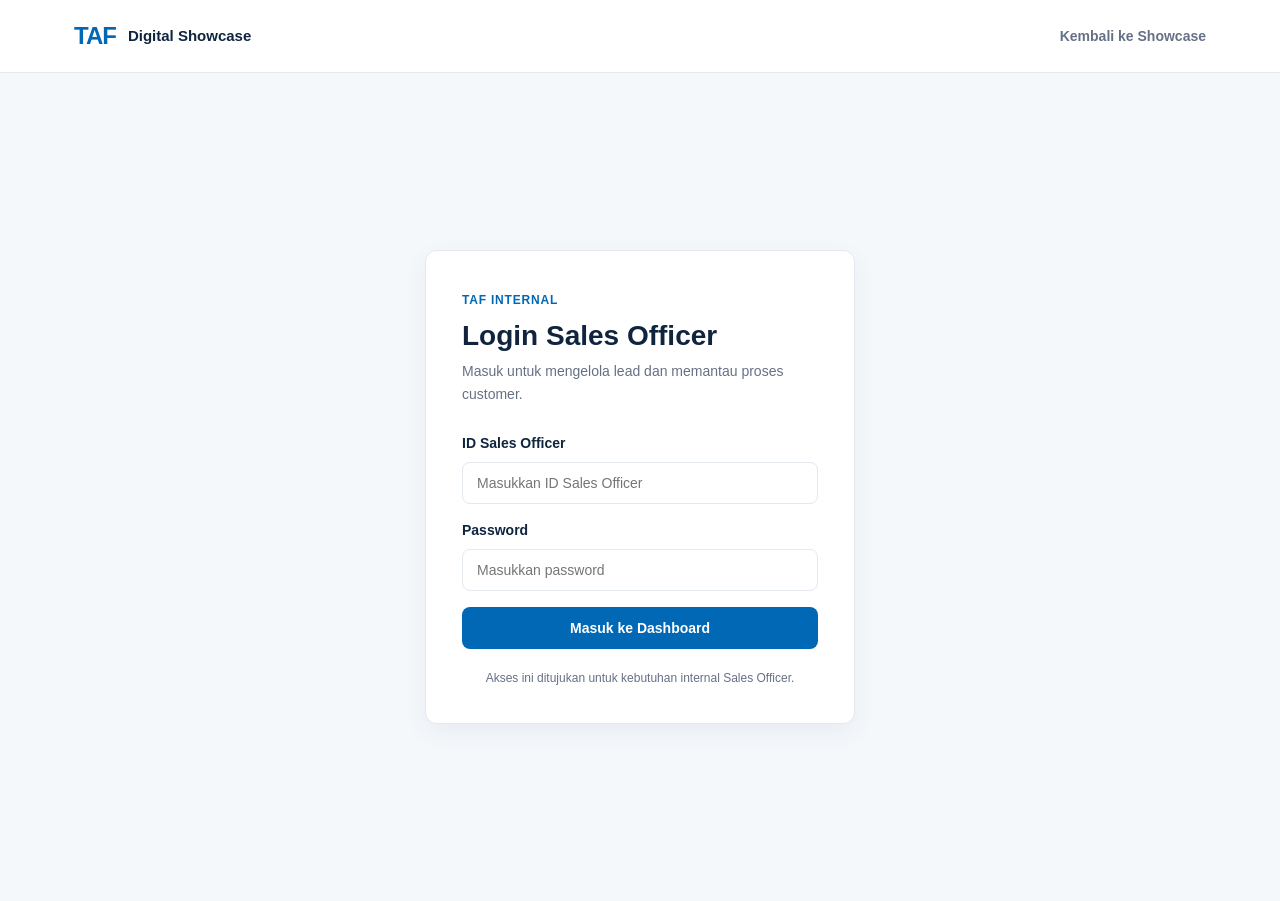
<file: login-so.html>
<!DOCTYPE html>
<html lang="id">
<head>
    <meta charset="UTF-8">
    <meta name="viewport" content="width=device-width, initial-scale=1.0">
    <title>Login SO - TAF Digital Showcase</title>
    <link rel="stylesheet" href="style.css">
</head>

<body>

    <header class="main-header">
        <div class="header-container">

            <div class="logo-area">
                <div class="taf-logo">TAF</div>
                <span>Digital Showcase</span>
            </div>

            <a href="index.html" class="back-home-link">
                Kembali ke Showcase
            </a>

        </div>
    </header>

    <main class="so-login-page">

        <section class="so-login-card">

            <div class="so-login-header">
                <span class="so-login-label">TAF INTERNAL</span>

                <h1>Login Sales Officer</h1>

                <p>
                    Masuk untuk mengelola lead dan memantau proses customer.
                </p>
            </div>

            <form id="so-login-form">

                <div class="form-group">
                    <label for="so-id">
                        ID Sales Officer
                    </label>

                    <input
                        type="text"
                        id="so-id"
                        name="so-id"
                        placeholder="Masukkan ID Sales Officer"
                        required
                    >
                </div>

                <div class="form-group">
                    <label for="so-password">
                        Password
                    </label>

                    <input
                        type="password"
                        id="so-password"
                        name="so-password"
                        placeholder="Masukkan password"
                        required
                    >
                </div>

                <button type="submit" class="so-login-submit">
                    Masuk ke Dashboard
                </button>

            </form>

            <p class="so-login-note">
                Akses ini ditujukan untuk kebutuhan internal Sales Officer.
            </p>

        </section>

    </main>

    <script src="script.js"></script>

</body>
</html>
</file>
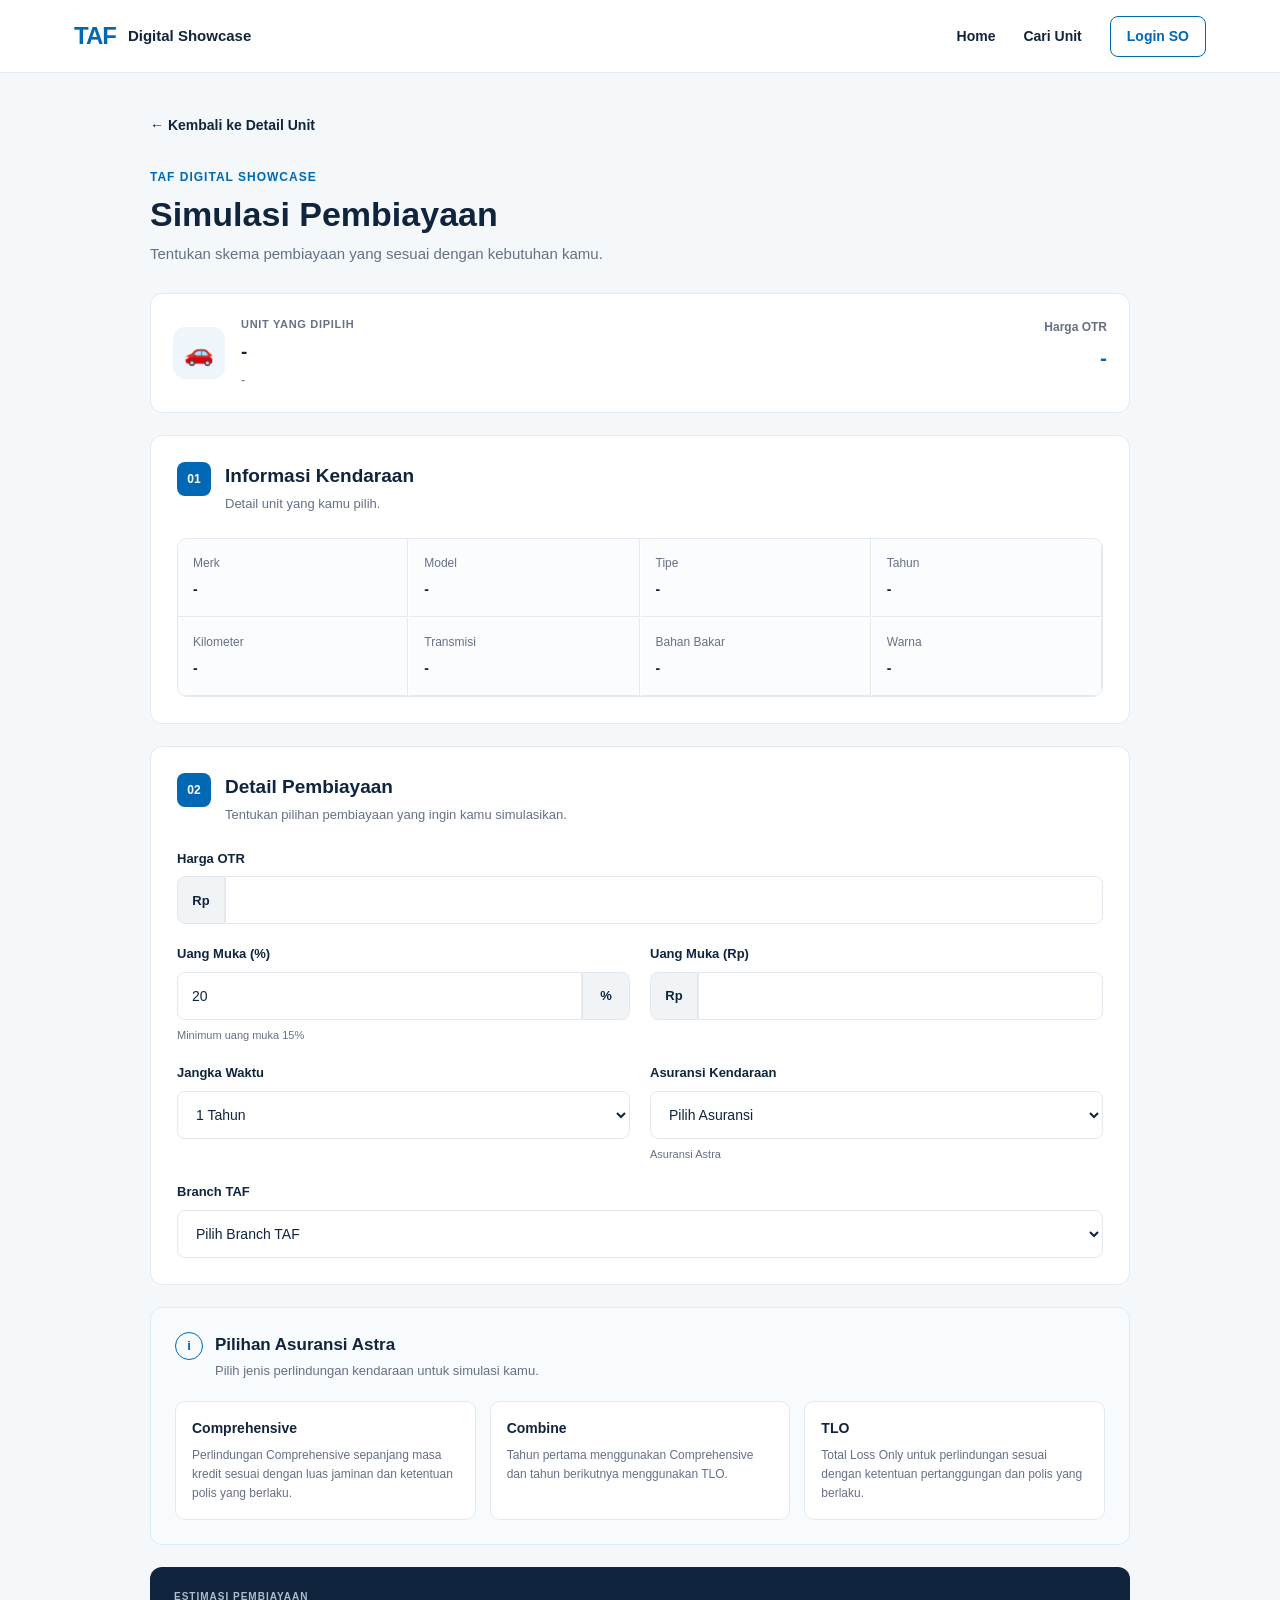
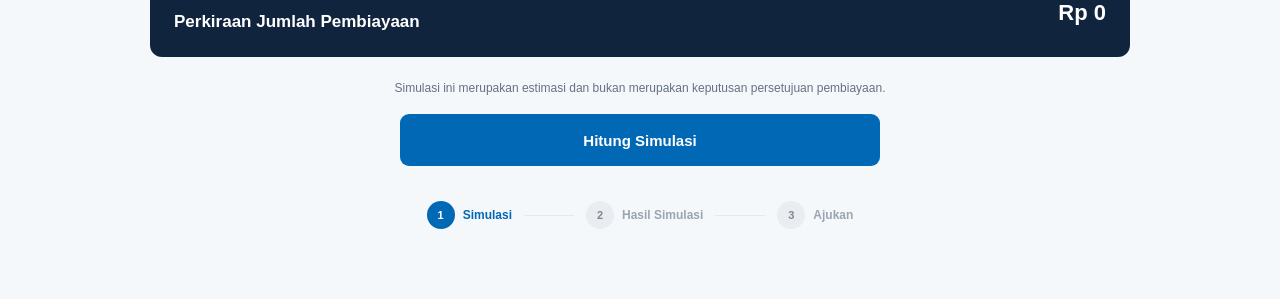
<file: simulasi.html>
<!DOCTYPE html>
<html lang="id">

<head>
    <meta charset="UTF-8">

    <meta
        name="viewport"
        content="width=device-width, initial-scale=1.0"
    >

    <title>Simulasi Pembiayaan | TAF Digital Showcase</title>

    <link rel="stylesheet" href="style.css">
</head>

<body>

    <!-- =========================================
         HEADER
    ========================================== -->

    <header class="main-header">

        <div class="header-container">

            <div class="logo-area">

                <div class="taf-logo">
                    TAF
                </div>

                <span>
                    Digital Showcase
                </span>

            </div>


            <nav class="navigation">

                <a href="index.html">
                    Home
                </a>

                <a href="index.html">
                    Cari Unit
                </a>

                <a
                    href="login-so.html"
                    class="so-login-button"
                >
                    Login SO
                </a>

            </nav>


            <button
                class="menu-toggle"
                aria-label="Buka menu"
                onclick="toggleMobileMenu()"
            >
                ☰
            </button>

        </div>

    </header>


    <!-- =========================================
         MAIN
    ========================================== -->

    <main class="simulation-page">

        <div class="simulation-container">


            <!-- =================================
                 BACK
            ================================== -->

            <a
                href="#"
                id="back-to-detail"
                class="simulation-back"
            >
                ← Kembali ke Detail Unit
            </a>


            <!-- =================================
                 PAGE HEADER
            ================================== -->

            <section class="simulation-page-header">

                <span class="simulation-eyebrow">
                    TAF DIGITAL SHOWCASE
                </span>

                <h1>
                    Simulasi Pembiayaan
                </h1>

                <p>
                    Tentukan skema pembiayaan yang sesuai
                    dengan kebutuhan kamu.
                </p>

            </section>


            <!-- =================================
                 VEHICLE SUMMARY
            ================================== -->

            <section class="simulation-vehicle-card">

                <div class="simulation-vehicle-main">

                    <div class="simulation-vehicle-icon">
                        🚗
                    </div>

                    <div>

                        <span class="simulation-label">
                            UNIT YANG DIPILIH
                        </span>

                        <h2 id="simulation-vehicle-name">
                            -
                        </h2>

                        <p id="simulation-vehicle-showroom">
                            -
                        </p>

                    </div>

                </div>


                <div class="simulation-vehicle-price">

                    <span>
                        Harga OTR
                    </span>

                    <strong id="simulation-vehicle-price">
                        -
                    </strong>

                </div>

            </section>


            <!-- =================================
                 VEHICLE INFORMATION
            ================================== -->

            <section class="simulation-section">

                <div class="section-heading">

                    <span class="section-number">
                        01
                    </span>

                    <div>

                        <h2>
                            Informasi Kendaraan
                        </h2>

                        <p>
                            Detail unit yang kamu pilih.
                        </p>

                    </div>

                </div>


                <div class="simulation-info-grid">

                    <div class="simulation-info-item">

                        <span>
                            Merk
                        </span>

                        <strong id="simulation-brand">
                            -
                        </strong>

                    </div>


                    <div class="simulation-info-item">

                        <span>
                            Model
                        </span>

                        <strong id="simulation-model">
                            -
                        </strong>

                    </div>


                    <div class="simulation-info-item">

                        <span>
                            Tipe
                        </span>

                        <strong id="simulation-type">
                            -
                        </strong>

                    </div>


                    <div class="simulation-info-item">

                        <span>
                            Tahun
                        </span>

                        <strong id="simulation-year">
                            -
                        </strong>

                    </div>


                    <div class="simulation-info-item">

                        <span>
                            Kilometer
                        </span>

                        <strong id="simulation-vehicle-mileage">
                            -
                        </strong>

                    </div>


                    <div class="simulation-info-item">

                        <span>
                            Transmisi
                        </span>

                        <strong id="simulation-vehicle-transmission">
                            -
                        </strong>

                    </div>


                    <div class="simulation-info-item">

                        <span>
                            Bahan Bakar
                        </span>

                        <strong id="simulation-vehicle-fuel">
                            -
                        </strong>

                    </div>


                    <div class="simulation-info-item">

                        <span>
                            Warna
                        </span>

                        <strong id="simulation-color">
                            -
                        </strong>

                    </div>

                </div>

            </section>


            <!-- =================================
                 FINANCING FORM
            ================================== -->

            <section class="simulation-section">

                <div class="section-heading">

                    <span class="section-number">
                        02
                    </span>

                    <div>

                        <h2>
                            Detail Pembiayaan
                        </h2>

                        <p>
                            Tentukan pilihan pembiayaan
                            yang ingin kamu simulasikan.
                        </p>

                    </div>

                </div>


                <div class="simulation-form">


                    <!-- HARGA OTR -->

                    <div class="simulation-form-group full-width">

                        <label for="simulation-otr">
                            Harga OTR
                        </label>

                        <div class="currency-input">

                            <span>
                                Rp
                            </span>

                            <input
                                type="text"
                                id="simulation-otr"
                                readonly
                            >

                        </div>

                    </div>


                    <!-- DP -->

                    <div class="simulation-form-group">

                        <label for="dp">
                            Uang Muka (%)
                        </label>

                        <div class="percentage-input">

                            <input
                                type="number"
                                id="dp"
                                min="15"
                                max="90"
                                value="20"
                            >

                            <span>
                                %
                            </span>

                        </div>

                        <small>
                            Minimum uang muka 15%
                        </small>

                    </div>


                    <!-- DP RUPIAH -->

                    <div class="simulation-form-group">

                        <label>
                            Uang Muka (Rp)
                        </label>

                        <div class="currency-input">

                            <span>
                                Rp
                            </span>

                            <input
                                type="text"
                                id="dp-rupiah"
                                readonly
                            >

                        </div>

                    </div>


                    <!-- TENOR -->

                    <div class="simulation-form-group">

                        <label for="tenor">
                            Jangka Waktu
                        </label>

                        <select id="tenor">
                            <option value="12">1 Tahun</option>
                            <option value="24">2 Tahun</option>
                            <option value="36">3 Tahun</option>
                            <option value="48">4 Tahun</option>
                            <option value="60">5 Tahun</option>
                        </select>

                    </div>


                    <!-- ASURANSI -->

                    <div class="simulation-form-group">

                        <label for="insurance">
                            Asuransi Kendaraan
                        </label>

                        <select id="insurance">

                            <option value="">
                                Pilih Asuransi
                            </option>

                            <option value="Comprehensive">
                                Comprehensive
                            </option>

                            <option value="Combine">
                                Combine
                            </option>

                            <option value="TLO">
                                TLO
                            </option>

                        </select>

                        <small>
                            Asuransi Astra
                        </small>

                    </div>


                    <!-- BRANCH -->

                    <div class="simulation-form-group full-width">

                        <label for="branch">
                            Branch TAF
                        </label>

                        <select id="branch">

                            <option value="">
                                Pilih Branch TAF
                            </option>

                            <option value="TAF Palembang">
                                TAF Palembang
                            </option>

                            <option value="TAF Prabumulih">
                                TAF Prabumulih
                            </option>

                            <option value="TAF Jakarta Selatan">
                                TAF Jakarta Selatan
                            </option>

                            <option value="TAF Jakarta Pusat">
                                TAF Jakarta Pusat
                            </option>

                            <option value="TAF Bandung">
                                TAF Bandung
                            </option>

                            <option value="TAF Surabaya">
                                TAF Surabaya
                            </option>

                            <option value="TAF Medan">
                                TAF Medan
                            </option>

                            <option value="TAF Pekanbaru">
                                TAF Pekanbaru
                            </option>

                        </select>

                    </div>

                </div>

            </section>


            <!-- =================================
                 INSURANCE INFORMATION
            ================================== -->

            <section class="insurance-info-card">

                <div class="insurance-info-header">

                    <span class="info-icon">
                        i
                    </span>

                    <div>

                        <h3>
                            Pilihan Asuransi Astra
                        </h3>

                        <p>
                            Pilih jenis perlindungan kendaraan
                            untuk simulasi kamu.
                        </p>

                    </div>

                </div>


                <div class="insurance-options">


                    <div class="insurance-option">

                        <strong>
                            Comprehensive
                        </strong>

                        <p>
                            Perlindungan Comprehensive sepanjang
                            masa kredit sesuai dengan luas jaminan
                            dan ketentuan polis yang berlaku.
                        </p>

                    </div>


                    <div class="insurance-option">

                        <strong>
                            Combine
                        </strong>

                        <p>
                            Tahun pertama menggunakan
                            Comprehensive dan tahun berikutnya
                            menggunakan TLO.
                        </p>

                    </div>


                    <div class="insurance-option">

                        <strong>
                            TLO
                        </strong>

                        <p>
                            Total Loss Only untuk perlindungan
                            sesuai dengan ketentuan pertanggungan
                            dan polis yang berlaku.
                        </p>

                    </div>

                </div>

            </section>


            <!-- =================================
                 SIMULATION PREVIEW
            ================================== -->

            <section class="simulation-preview-card">

                <div>

                    <span>
                        ESTIMASI PEMBIAYAAN
                    </span>

                    <h3>
                        Perkiraan Jumlah Pembiayaan
                    </h3>

                </div>


                <strong id="preview-financing">
                    Rp 0
                </strong>

            </section>


            <!-- =================================
                 ACTION
            ================================== -->

            <section class="simulation-action">

                <p>
                    Simulasi ini merupakan estimasi dan
                    bukan merupakan keputusan persetujuan
                    pembiayaan.
                </p>


                <button
                    type="button"
                    class="simulation-submit-button"
                    onclick="submitSimulation()"
                >
                    Hitung Simulasi
                </button>

            </section>


            <!-- =================================
                 PROCESS
            ================================== -->

            <section class="simulation-process">

                <div class="process-step active">

                    <span>
                        1
                    </span>

                    <strong>
                        Simulasi
                    </strong>

                </div>


                <div class="process-line"></div>


                <div class="process-step">

                    <span>
                        2
                    </span>

                    <strong>
                        Hasil Simulasi
                    </strong>

                </div>


                <div class="process-line"></div>


                <div class="process-step">

                    <span>
                        3
                    </span>

                    <strong>
                        Ajukan
                    </strong>

                </div>

            </section>

        </div>

    </main>


    <!-- =========================================
         JAVASCRIPT
    ========================================== -->

    <script src="script.js"></script>

</body>

</html>
</file>
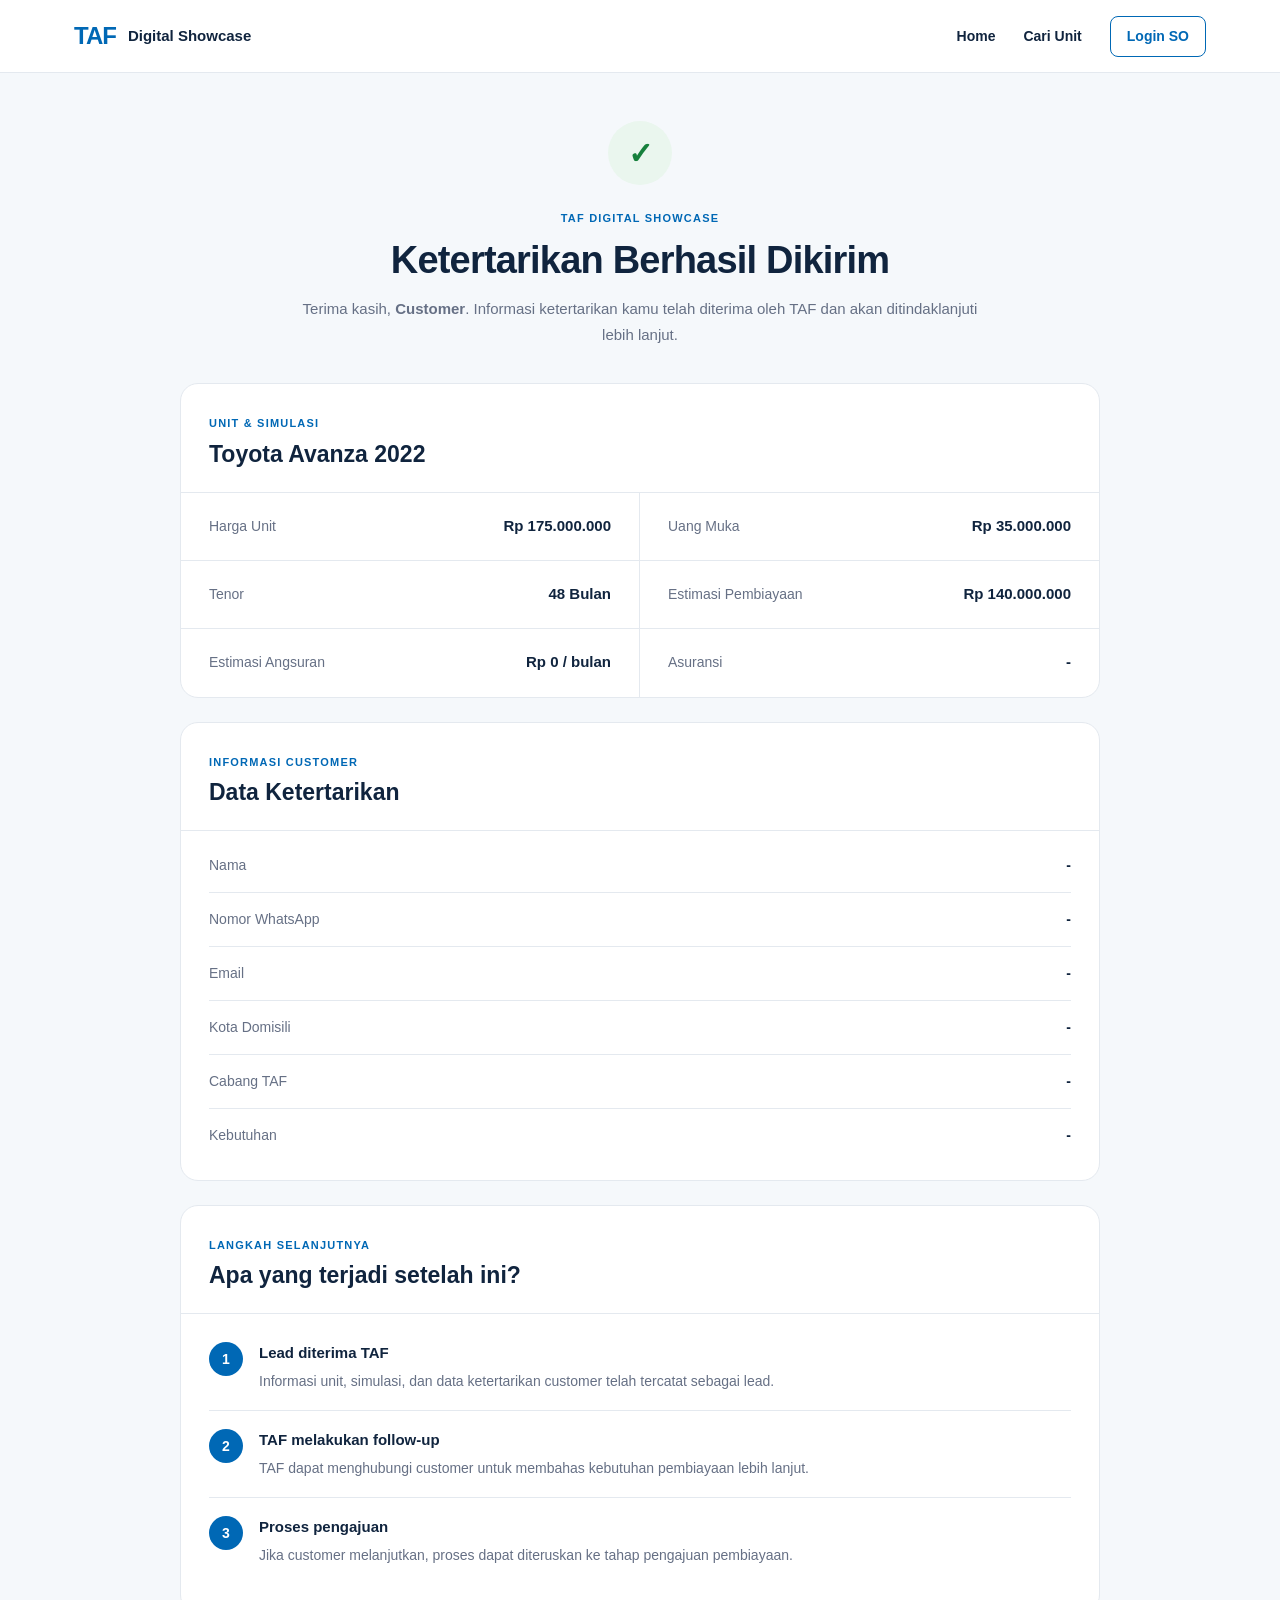
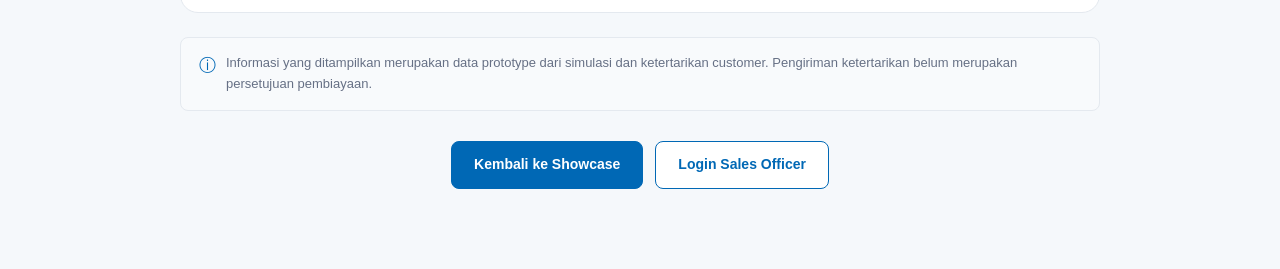
<file: success.html>
<!DOCTYPE html>
<html lang="id">

<head>

    <meta charset="UTF-8">

    <meta
        name="viewport"
        content="width=device-width, initial-scale=1.0"
    >

    <title>Lead Berhasil Dikirim | TAF Digital Showcase</title>

    <link
        rel="stylesheet"
        href="style.css"
    >

</head>


<body>


    <header class="main-header">
        <div class="header-container">

            <div class="logo-area">
                <div class="taf-logo">TAF</div>
                <span>Digital Showcase</span>
            </div>

            <nav class="navigation">
                <a href="index.html">Home</a>
                <a href="index.html#unit-section">Cari Unit</a>
                <a href="login-so.html" class="so-login-button">
                    Login SO
                </a>
            </nav>

            <button class="menu-toggle" aria-label="Buka menu" onclick="toggleMobileMenu()">
                ☰
            </button>

        </div>
    </header>

    <main class="success-page">

        <div class="success-container">

            <section class="success-header">

                <div class="success-icon">
                    ✓
                </div>

                <span class="section-label">
                    TAF DIGITAL SHOWCASE
                </span>

                <h1>
                    Ketertarikan Berhasil Dikirim
                </h1>

                <p>
                    Terima kasih, <strong id="success-customer-name">Customer</strong>.
                    Informasi ketertarikan kamu telah diterima oleh TAF
                    dan akan ditindaklanjuti lebih lanjut.
                </p>

            </section>


            <!-- ===============================
                SUMMARY UNIT & SIMULASI
            ================================ -->

            <section class="success-summary-card">

                <div class="success-card-header">

                    <span class="section-label">
                        UNIT & SIMULASI
                    </span>

                    <h2 id="success-vehicle-name">
                        Toyota Avanza 2022
                    </h2>

                </div>


                <div class="success-summary-grid">

                    <div class="success-summary-item">
                        <span>Harga Unit</span>
                        <strong id="success-vehicle-price">
                            Rp 175.000.000
                        </strong>
                    </div>

                    <div class="success-summary-item">
                        <span>Uang Muka</span>
                        <strong id="success-dp">
                            Rp 35.000.000
                        </strong>
                    </div>

                    <div class="success-summary-item">
                        <span>Tenor</span>
                        <strong id="success-tenor">
                            48 Bulan
                        </strong>
                    </div>

                    <div class="success-summary-item">
                        <span>Estimasi Pembiayaan</span>
                        <strong id="success-financing">
                            Rp 140.000.000
                        </strong>
                    </div>

                    <div class="success-summary-item">
                        <span>Estimasi Angsuran</span>
                        <strong id="success-installment">
                            Rp 0 / bulan
                        </strong>
                    </div>

                    <div class="success-summary-item">
                        <span>Asuransi</span>
                        <strong id="success-insurance">
                            -
                        </strong>
                    </div>

                </div>

            </section>


            <!-- ===============================
                CUSTOMER INFORMATION
            ================================ -->

            <section class="success-info-card">

                <div class="success-card-header">

                    <span class="section-label">
                        INFORMASI CUSTOMER
                    </span>

                    <h2>
                        Data Ketertarikan
                    </h2>

                </div>


                <div class="success-info-list">

                    <div class="success-info-row">
                        <span>Nama</span>
                        <strong id="success-customer-name-detail">
                            -
                        </strong>
                    </div>

                    <div class="success-info-row">
                        <span>Nomor WhatsApp</span>
                        <strong id="success-customer-phone">
                            -
                        </strong>
                    </div>

                    <div class="success-info-row">
                        <span>Email</span>
                        <strong id="success-customer-email">
                            -
                        </strong>
                    </div>

                    <div class="success-info-row">
                        <span>Kota Domisili</span>
                        <strong id="success-customer-city">
                            -
                        </strong>
                    </div>

                    <div class="success-info-row">
                        <span>Cabang TAF</span>
                        <strong id="success-customer-branch">
                            -
                        </strong>
                    </div>

                    <div class="success-info-row">
                        <span>Kebutuhan</span>
                        <strong id="success-customer-purpose">
                            -
                        </strong>
                    </div>

                </div>

            </section>


            <!-- ===============================
                NEXT STEP
            ================================ -->

            <section class="success-next-step">

                <div class="success-card-header">

                    <span class="section-label">
                        LANGKAH SELANJUTNYA
                    </span>

                    <h2>
                        Apa yang terjadi setelah ini?
                    </h2>

                </div>


                <div class="success-process">

                    <div class="success-process-item">

                        <div class="success-process-number">
                            1
                        </div>

                        <div>
                            <strong>
                                Lead diterima TAF
                            </strong>

                            <p>
                                Informasi unit, simulasi, dan data
                                ketertarikan customer telah tercatat
                                sebagai lead.
                            </p>
                        </div>

                    </div>


                    <div class="success-process-item">

                        <div class="success-process-number">
                            2
                        </div>

                        <div>
                            <strong>
                                TAF melakukan follow-up
                            </strong>

                            <p>
                                TAF dapat menghubungi customer untuk
                                membahas kebutuhan pembiayaan lebih lanjut.
                            </p>
                        </div>

                    </div>


                    <div class="success-process-item">

                        <div class="success-process-number">
                            3
                        </div>

                        <div>
                            <strong>
                                Proses pengajuan
                            </strong>

                            <p>
                                Jika customer melanjutkan, proses dapat
                                diteruskan ke tahap pengajuan pembiayaan.
                            </p>
                        </div>

                    </div>

                </div>

            </section>


            <!-- ===============================
                NOTE
            ================================ -->

            <div class="success-note">

                <span>ⓘ</span>

                <p>
                    Informasi yang ditampilkan merupakan data prototype
                    dari simulasi dan ketertarikan customer. Pengiriman
                    ketertarikan belum merupakan persetujuan pembiayaan.
                </p>

            </div>


            <!-- ===============================
                ACTION
            ================================ -->

            <div class="success-actions">

                <a
                    href="index.html"
                    class="success-primary-button"
                >
                    Kembali ke Showcase
                </a>

                <a
                    href="login-so.html"
                    class="success-secondary-button"
                >
                    Login Sales Officer
                </a>

            </div>

        </div>

    </main>


    <script src="script.js"></script>

</body>

</html>
</file>
<file: style.css>
/* =================================
   GLOBAL
================================= */

* {
    margin: 0;
    padding: 0;
    box-sizing: border-box;
}

:root {
    --taf-blue: #0068b5;
    --taf-dark-blue: #063b68;
    --taf-red: #e5242a;

    --text-dark: #10243e;
    --text-gray: #667085;

    --background: #f5f8fb;
    --white: #ffffff;

    --border: #e4e9ef;

    --radius-small: 8px;
    --radius-medium: 12px;
    --radius-large: 18px;
}

body {
    font-family: Arial, Helvetica, sans-serif;
    background: var(--background);
    color: var(--text-dark);
    line-height: 1.5;
}


/* =================================
   HEADER
================================= */

.header {
    height: 68px;

    background: white;

    display: flex;
    align-items: center;

    padding: 0 32px;

    border-bottom: 1px solid var(--border);

    position: sticky;
    top: 0;
    z-index: 100;
}

.logo {
    display: flex;
    align-items: center;
    gap: 8px;

    font-size: 28px;
    font-weight: 800;

    color: var(--taf-red);
}

.logo-shield {
    width: 30px;
    height: 30px;

    background: var(--taf-blue);

    color: white;

    display: flex;
    align-items: center;
    justify-content: center;

    border-radius: 50%;

    font-size: 15px;
}

.header nav {
    margin-left: auto;

    display: flex;
    gap: 28px;
}

.header nav a {
    text-decoration: none;

    color: var(--text-dark);

    font-size: 14px;
    font-weight: 600;
}

.menu-button {
    display: none;

    margin-left: auto;

    border: none;
    background: transparent;

    font-size: 25px;

    cursor: pointer;
}


/* =================================
   HERO
================================= */

.hero {
    min-height: 390px;

    background:
        linear-gradient(
            110deg,
            #063b68 0%,
            #0068b5 70%,
            #0a5d91 100%
        );

    position: relative;

    overflow: hidden;
}

.hero::after {
    content: "";

    position: absolute;

    width: 420px;
    height: 420px;

    right: -150px;
    top: -100px;

    background: rgba(255,255,255,0.08);

    border-radius: 50%;
}

.hero-content {
    max-width: 1200px;

    margin: auto;

    padding: 70px 32px;

    position: relative;

    z-index: 2;
}

.hero-label {
    display: inline-block;

    padding: 7px 12px;

    border-radius: 30px;

    background: rgba(255,255,255,0.15);

    color: white;

    font-size: 12px;

    font-weight: 700;

    letter-spacing: 1px;

    margin-bottom: 16px;
}

.hero h1 {
    max-width: 680px;

    color: white;

    font-size: 46px;

    line-height: 1.15;

    margin-bottom: 18px;
}

.hero p {
    max-width: 600px;

    color: rgba(255,255,255,0.9);

    font-size: 17px;

    margin-bottom: 30px;
}

.search-box {
    width: min(620px, 100%);

    background: white;

    border-radius: 10px;

    display: flex;

    padding: 6px;

    box-shadow: 0 10px 30px rgba(0,0,0,0.15);
}

.search-box input {
    flex: 1;

    border: none;

    outline: none;

    padding: 14px;

    font-size: 15px;
}

.search-box button {
    width: 50px;

    border: none;

    border-radius: 8px;

    background: var(--taf-blue);

    color: white;

    font-size: 18px;

    cursor: pointer;
}


/* =================================
   CATEGORY
================================= */

.category-section {
    background: white;

    border-bottom: 1px solid var(--border);
}

.category-list {
    max-width: 1200px;

    margin: auto;

    padding: 18px 32px;

    display: flex;

    gap: 12px;
}

.category {
    min-width: 100px;

    border: 1px solid var(--border);

    background: white;

    border-radius: 10px;

    padding: 12px 20px;

    cursor: pointer;

    display: flex;

    flex-direction: column;

    align-items: center;

    gap: 6px;

    color: var(--text-dark);

    transition: 0.2s;
}

.category:hover {
    border-color: var(--taf-blue);
}

.category.active {
    background: #eaf5fd;

    border-color: #b9dcf4;

    color: var(--taf-blue);
}

.category-icon {
    font-size: 25px;
}


/* =================================
   MAIN CONTENT
================================= */

.main-content {
    max-width: 1200px;

    margin: auto;

    padding: 48px 32px;
}

.section-header {
    display: flex;

    align-items: end;

    justify-content: space-between;

    margin-bottom: 24px;
}

.section-label {
    color: var(--taf-blue);

    font-size: 11px;

    font-weight: 800;

    letter-spacing: 1.2px;
}

.section-header h2 {
    margin-top: 5px;

    font-size: 28px;
}

.view-all {
    border: none;

    background: transparent;

    color: var(--taf-blue);

    font-weight: 700;

    cursor: pointer;
}


/* =================================
   VEHICLE GRID
================================= */

.vehicle-grid {
    display: grid;

    grid-template-columns:
        repeat(4, 1fr);

    gap: 18px;
}

.vehicle-card {
    background: white;

    border: 1px solid var(--border);

    border-radius: var(--radius-medium);

    overflow: hidden;

    transition: 0.2s;
}

.vehicle-card:hover {
    transform: translateY(-3px);

    box-shadow:
        0 10px 25px rgba(16,36,62,0.08);
}

.vehicle-image { 
    height: 190px; 
 
    position: relative; 
 
    background: 
        linear-gradient( 
            135deg, 
            #dce6ed, 
            #f4f7f9 
        ); 
 
    display: flex; 
 
    align-items: center; 
 
    justify-content: center;

    overflow: hidden;
}

.vehicle-card-image {
    width: 100%;
    height: 100%;

    display: block;

    object-fit: cover;
    object-position: center;
}

.car-placeholder {
    font-size: 75px;
}

.partner-badge {
    position: absolute;

    left: 10px;
    top: 10px;

    background: var(--taf-red);

    color: white;

    padding: 5px 9px;

    border-radius: 5px;

    font-size: 10px;

    font-weight: 700;
}

.vehicle-info {
    padding: 16px;
}

.vehicle-info h3 {
    font-size: 16px;

    margin-bottom: 7px;
}

.vehicle-info strong {
    display: block;

    font-size: 18px;

    color: var(--text-dark);

    margin-bottom: 10px;
}

.vehicle-meta {
    display: flex;

    gap: 12px;

    color: var(--text-gray);

    font-size: 11px;

    margin-bottom: 8px;
}

.vehicle-info p {
    color: var(--text-gray);

    font-size: 12px;

    margin-bottom: 15px;
}

.detail-button {
    width: 100%;

    display: flex;
    align-items: center;
    justify-content: center;

    text-decoration: none;

    border: none;

    background: var(--taf-blue);

    color: white;

    padding: 11px;

    border-radius: 7px;

    font-weight: 700;

    cursor: pointer;
}

.detail-button:hover {
    background: #005894;
}


/* =================================
   EMPTY STATE
================================= */

.empty-state {
    display: none;

    text-align: center;

    padding: 70px 20px;
}

.empty-state h3 {
    margin-bottom: 8px;
}

.empty-state p {
    color: var(--text-gray);
}


/* =================================
   CTA
================================= */

.bottom-cta {
    max-width: 1200px;

    margin: 0 auto 50px;

    padding: 32px;

    background: white;

    border: 1px solid var(--border);

    border-radius: var(--radius-large);

    display: flex;

    align-items: center;

    justify-content: space-between;

    gap: 30px;
}

.bottom-cta span {
    color: var(--taf-blue);

    font-size: 12px;

    font-weight: 800;

    text-transform: uppercase;
}

.bottom-cta h2 {
    margin: 5px 0;

    font-size: 25px;
}

.bottom-cta p {
    color: var(--text-gray);

    font-size: 14px;
}

.bottom-cta button {
    min-width: 190px;

    border: none;

    background: var(--taf-red);

    color: white;

    padding: 14px 20px;

    border-radius: 8px;

    font-weight: 700;

    cursor: pointer;
}


/* =================================
   FOOTER
================================= */

footer {
    background: #092f4f;

    color: white;

    text-align: center;

    padding: 35px 20px;
}

.footer-logo {
    font-size: 28px;

    color: white;

    margin-bottom: 8px;
}

footer p {
    font-size: 13px;

    margin-bottom: 5px;
}

footer small {
    color: rgba(255,255,255,0.6);
}


/* =================================
   RESPONSIVE
================================= */

@media (max-width: 900px) {

    .vehicle-grid {
        grid-template-columns:
            repeat(2, 1fr);
    }

    .hero h1 {
        font-size: 38px;
    }

    .bottom-cta {
        margin-left: 20px;
        margin-right: 20px;
    }

}


@media (max-width: 600px) {

    .header {
        padding: 0 18px;
    }

    .header nav {
        display: none;

        position: absolute;

        top: 68px;
        left: 0;
        right: 0;

        background: white;

        flex-direction: column;

        padding: 20px;

        border-bottom: 1px solid var(--border);
    }

    .header nav.show {
        display: flex;
    }

    .menu-button {
        display: block;
    }

    .hero-content {
        padding: 50px 20px;
    }

    .hero h1 {
        font-size: 32px;
    }

    .hero p {
        font-size: 15px;
    }

    .category-list {
        overflow-x: auto;

        padding: 14px 20px;
    }

    .main-content {
        padding: 35px 20px;
    }

    .section-header {
        align-items: center;
    }

    .vehicle-grid {
        grid-template-columns: 1fr;
    }

    .bottom-cta {
        flex-direction: column;

        align-items: stretch;

        margin-left: 20px;
        margin-right: 20px;
    }

    .bottom-cta button {
        width: 100%;
    }

}

/* =========================================
   DETAIL UNIT PAGE
========================================= */

.detail-page {
    max-width: 1200px;
    margin: 0 auto;
    padding: 28px 32px 60px;
}


/* =========================================
   DETAIL TOP BAR
========================================= */

.detail-topbar {
    display: flex;
    align-items: center;
    justify-content: space-between;
    margin-bottom: 24px;
}

.back-button {
    display: inline-flex;
    align-items: center;
    gap: 8px;

    text-decoration: none;
    color: var(--text-dark);

    font-size: 14px;
    font-weight: 600;
}

.back-button:hover {
    color: var(--taf-blue);
}

.favorite-button {
    width: 42px;
    height: 42px;

    border: 1px solid var(--border);
    border-radius: 50%;

    background: white;

    font-size: 23px;

    cursor: pointer;

    transition: 0.2s;
}

.favorite-button:hover {
    border-color: var(--taf-blue);
}

.favorite-button.favorite-active {
    color: var(--taf-red);
}


/* =========================================
   VEHICLE DETAIL LAYOUT
========================================= */

.vehicle-detail {
    display: grid;

    grid-template-columns:
        minmax(0, 1.05fr)
        minmax(0, 0.95fr);

    gap: 42px;

    background: white;

    padding: 28px;

    border: 1px solid var(--border);

    border-radius: var(--radius-large);
}


/* =========================================
   VEHICLE GALLERY
========================================= */

.vehicle-gallery {
    min-width: 0;
}

/* =====================================================
   VEHICLE IMAGE GALLERY
===================================================== */

.main-vehicle-image {
    position: relative;
    width: 100%;
    height: 420px;
    overflow: hidden;
    border-radius: var(--radius-large);
    background: #f1f4f7;
    display: flex;
    align-items: center;
    justify-content: center;
}

.main-vehicle-image > img {
    width: 100%;
    height: 100%;
    display: block;
    object-fit: contain;
    object-position: center;
    border-radius: var(--radius-large);
}

.car-placeholder.large {
    font-size: 150px;
}


/* =========================================
   THUMBNAILS
========================================= */

.thumbnail-list {
    display: grid;

    grid-template-columns:
        repeat(4, 1fr);

    gap: 10px;

    margin-top: 12px;
}

.vehicle-whatsapp-contact {
    margin-top: 18px;
}

.whatsapp-contact-number {
    display: flex;
    align-items: center;
    justify-content: center;
    gap: 10px;
    width: 100%;
    min-height: 72px;
    padding: 10px 20px;
    border-radius: 999px;
    background: #2d3940;
    color: var(--white);
    font-size: 23px;
    font-weight: 500;
    white-space: nowrap;
}

.whatsapp-contact-icon {
    width: 38px;
    height: 38px;
    max-width: 38px;
    max-height: 38px;
    flex: 0 0 auto;
    display: block;
    color: #25d366;
}

.thumbnail {
    width: 100%;
    height: 120px;
    overflow: hidden;
    padding: 8px;
    border: 1px solid var(--border);
    border-radius: var(--radius-medium);
    background: var(--white);
    cursor: pointer;
    transition:
        border-color 0.2s ease,
        box-shadow 0.2s ease;
}

.thumbnail:hover {
    border-color: var(--taf-blue);
}

.thumbnail.active {
    border-color: var(--taf-blue);
    box-shadow: 0 0 0 1px var(--taf-blue);
}


/* =========================================
   VEHICLE INFORMATION
========================================= */

.vehicle-detail-info {
    padding: 8px 0;
}

.vehicle-detail-info h1 {
    font-size: 32px;

    line-height: 1.2;

    margin-bottom: 12px;

    color: var(--text-dark);
}

.detail-price {
    font-size: 26px;

    font-weight: 800;

    color: var(--taf-blue);

    margin-bottom: 18px;
}


/* =========================================
   BADGES
========================================= */

.detail-badges {
    display: flex;

    align-items: center;

    flex-wrap: wrap;

    gap: 8px;

    margin-bottom: 22px;
}

.availability-badge {
    display: inline-flex;

    align-items: center;

    padding: 6px 10px;

    border-radius: 6px;

    background: #eaf7ef;

    color: #16834b;

    font-size: 12px;

    font-weight: 700;
}

.showroom-badge {
    display: inline-flex;

    align-items: center;

    padding: 6px 10px;

    border-radius: 6px;

    background: #eef5fb;

    color: var(--taf-blue);

    font-size: 12px;

    font-weight: 700;
}


/* =========================================
   QUICK INFORMATION
========================================= */

.vehicle-quick-info {
    display: grid;

    grid-template-columns:
        repeat(2, 1fr);

    gap: 10px;

    padding: 18px 0;

    border-top: 1px solid var(--border);

    border-bottom: 1px solid var(--border);

    margin-bottom: 25px;
}

.quick-info-item {
    display: flex;

    align-items: center;

    gap: 9px;

    color: var(--text-gray);

    font-size: 13px;
}

.quick-icon {
    width: 27px;
    height: 27px;

    display: flex;

    align-items: center;
    justify-content: center;

    background: #f1f6fa;

    border-radius: 6px;

    color: var(--taf-blue);

    font-size: 12px;
}


/* =========================================
   UNIT INFORMATION
========================================= */

.unit-information h2 {
    font-size: 19px;

    margin-bottom: 14px;
}

.information-table {
    border-top: 1px solid var(--border);
}

.information-row {
    display: grid;

    grid-template-columns:
        145px 1fr;

    gap: 15px;

    padding: 11px 0;

    border-bottom: 1px solid var(--border);

    font-size: 13px;
}

.information-row span {
    color: var(--text-gray);
}

.information-row strong {
    color: var(--text-dark);

    font-weight: 600;
}


/* =========================================
   ACTION BUTTONS
========================================= */

.detail-actions {
    display: flex;
    width: 100%;
    margin-top: 24px;
}

.secondary-action,
.primary-action {
    min-height: 48px;

    display: flex;

    align-items: center;
    justify-content: center;

    padding: 12px 18px;

    border-radius: 8px;

    font-size: 13px;

    font-weight: 700;

    cursor: pointer;

    text-decoration: none;

    transition:
        background-color 0.2s ease,
        border-color 0.2s ease,
        color 0.2s ease,
        transform 0.2s ease;

    box-sizing: border-box;
}

.secondary-action {
    border: 1px solid var(--taf-blue);

    background: var(--white);

    color: var(--taf-blue);
}

.secondary-action:hover {
    background: #eef7fd;
}

.primary-action {
    width: 100%;

    border: 1px solid var(--taf-red);

    background: var(--taf-red);

    color: var(--white);
}

.primary-action:hover {
    background: #c91e24;

    border-color: #c91e24;

    color: var(--white);

    transform: translateY(-1px);
}

.primary-action:active {
    transform: translateY(0);
}


.thumbnail img {
    width: 100%;
    height: 100%;
    display: block;
    object-fit: cover;
    object-position: center;
    border-radius: 6px;
}

.main-vehicle-image > img {
    width: 100%;
    height: 100%;
    object-fit: contain;
    display: block;
}

/* =========================================
   DETAIL NOTE
========================================= */

.detail-note {
    display: flex;

    align-items: flex-start;

    gap: 15px;

    margin-top: 22px;

    padding: 20px 22px;

    background: #eef7fd;

    border: 1px solid #d6e9f7;

    border-radius: var(--radius-medium);
}

.note-icon {
    width: 32px;
    height: 32px;

    flex-shrink: 0;

    display: flex;

    align-items: center;
    justify-content: center;

    background: var(--taf-blue);

    color: white;

    border-radius: 50%;

    font-size: 14px;
}

.detail-note h3 {
    font-size: 15px;

    margin-bottom: 4px;
}

.detail-note p {
    color: var(--text-gray);

    font-size: 13px;
}


/* =========================================
   PROCESS SECTION
========================================= */

.process-section {
    margin-top: 55px;
}

.process-header {
    margin-bottom: 25px;
}

.process-header span {
    color: var(--taf-blue);

    font-size: 11px;

    font-weight: 800;

    letter-spacing: 1.2px;
}

.process-header h2 {
    font-size: 26px;

    margin-top: 5px;
}

.process-list {
    display: grid;

    grid-template-columns:
        repeat(3, 1fr);

    gap: 14px;
}

.process-item {
    display: flex;

    align-items: flex-start;

    gap: 13px;

    padding: 18px;

    background: white;

    border: 1px solid var(--border);

    border-radius: var(--radius-medium);
}

.process-number {
    width: 30px;
    height: 30px;

    flex-shrink: 0;

    display: flex;

    align-items: center;
    justify-content: center;

    border-radius: 50%;

    background: #edf1f4;

    color: var(--text-gray);

    font-size: 12px;

    font-weight: 800;
}

.process-item.active .process-number {
    background: var(--taf-blue);

    color: white;
}

.process-item strong {
    display: block;

    font-size: 14px;

    margin-bottom: 4px;
}

.process-item p {
    color: var(--text-gray);

    font-size: 12px;

    line-height: 1.5;
}


/* =========================================
   DETAIL PAGE RESPONSIVE
========================================= */

@media (max-width: 900px) {

    .vehicle-detail {
        grid-template-columns: 1fr;

        gap: 30px;
    }

    .main-vehicle-image {
        height: 380px;
    }

    .process-list {
        grid-template-columns:
            repeat(2, 1fr);
    }

}


@media (max-width: 600px) {

    .detail-page {
        padding: 20px 16px 45px;
    }

    .vehicle-detail {
        padding: 18px;

        border-radius: 12px;

        gap: 25px;
    }

    .main-vehicle-image {
        height: 260px;
    }

    .whatsapp-contact-number {
        min-height: 56px;
        gap: 8px;
        padding: 8px 14px;
        font-size: 16px;
    }

    .whatsapp-contact-icon {
        width: 28px;
        height: 28px;
        max-width: 28px;
        max-height: 28px;
    }

    .car-placeholder.large {
        font-size: 100px;
    }

    .vehicle-detail-info h1 {
        font-size: 25px;
    }

    .detail-price {
        font-size: 22px;
    }

    .vehicle-quick-info {
        grid-template-columns: 1fr;
    }

    .information-row {
        grid-template-columns: 1fr;

        gap: 3px;
    }

    .detail-actions {
        grid-template-columns: 1fr;
    }

    .process-list {
        grid-template-columns: 1fr;
    }

    .detail-note {
        padding: 16px;
    }

}

/* =====================================================
   SIMULATION PAGE
===================================================== */

.simulation-page {
    max-width: 1180px;
    margin: 0 auto;
    padding: 40px 24px 80px;
}

.simulation-topbar {
    margin-bottom: 40px;
}

.simulation-header {
    max-width: 720px;
    margin-bottom: 36px;
}

.simulation-header .section-label {
    display: block;
    color: var(--taf-blue);
    font-size: 13px;
    font-weight: 800;
    letter-spacing: 1px;
    margin-bottom: 10px;
}

.simulation-header h1 {
    margin: 0 0 10px;
    font-size: 36px;
    color: var(--text-dark);
}

.simulation-header p {
    margin: 0;
    color: var(--text-gray);
    line-height: 1.6;
}

.simulation-layout {
    display: grid;
    grid-template-columns: 0.9fr 1.1fr;
    gap: 28px;
    align-items: start;
}

.simulation-vehicle-card,
.simulation-form-card {
    background: var(--white);
    border: 1px solid var(--border);
    border-radius: var(--radius-large);
}

.simulation-vehicle-card {
    overflow: hidden;
}

.simulation-vehicle-image {
    min-height: 260px;
    background: #eef4f8;
    display: flex;
    align-items: center;
    justify-content: center;
}

.simulation-vehicle-content {
    padding: 24px;
}

.simulation-label {
    display: block;
    color: var(--text-gray);
    font-size: 12px;
    font-weight: 800;
    letter-spacing: 0.8px;
    margin-bottom: 8px;
}

.simulation-vehicle-content h2 {
    margin: 0 0 10px;
    color: var(--text-dark);
    font-size: 24px;
}

.simulation-vehicle-price {
    color: var(--taf-blue);
    font-size: 22px;
    font-weight: 800;
    margin-bottom: 14px;
}

.simulation-vehicle-info {
    display: flex;
    flex-wrap: wrap;
    gap: 8px;
    color: var(--text-gray);
    font-size: 14px;
}

.simulation-form-card {
    padding: 30px;
}

.simulation-form-header {
    margin-bottom: 28px;
}

.simulation-form-header h2 {
    margin: 0 0 8px;
    color: var(--text-dark);
    font-size: 24px;
}

.simulation-form-header p {
    margin: 0;
    color: var(--text-gray);
    line-height: 1.5;
}

.form-group {
    margin-bottom: 24px;
}

.form-group label {
    display: block;
    margin-bottom: 8px;
    color: var(--text-dark);
    font-weight: 700;
}

.form-group small {
    display: block;
    margin-top: 7px;
    color: var(--text-gray);
    line-height: 1.5;
}

.form-group input,
.form-group select {
    width: 100%;
    box-sizing: border-box;
    border: 1px solid var(--border);
    border-radius: var(--radius-small);
    padding: 13px 14px;
    font-size: 15px;
    color: var(--text-dark);
    background: var(--white);
    outline: none;
}

.form-group input:focus,
.form-group select:focus {
    border-color: var(--taf-blue);
    box-shadow: 0 0 0 3px rgba(0, 104, 181, 0.1);
}

.input-with-suffix {
    position: relative;
}

.input-with-suffix input {
    padding-right: 42px;
}

.input-with-suffix span {
    position: absolute;
    right: 14px;
    top: 50%;
    transform: translateY(-50%);
    color: var(--text-gray);
    font-weight: 700;
}

.simulation-preview {
    margin-top: 28px;
    padding: 20px;
    background: var(--background);
    border: 1px solid var(--border);
    border-radius: var(--radius-medium);
}

.preview-row {
    display: flex;
    justify-content: space-between;
    gap: 20px;
    padding: 12px 0;
    border-bottom: 1px solid var(--border);
}

.preview-row:first-child {
    padding-top: 0;
}

.preview-row:last-child {
    padding-bottom: 0;
    border-bottom: none;
}

.preview-row span {
    color: var(--text-gray);
}

.preview-row strong {
    color: var(--text-dark);
    text-align: right;
}

.simulation-note {
    display: flex;
    gap: 10px;
    margin-top: 18px;
    padding: 14px;
    background: #f8fafc;
    border-radius: var(--radius-small);
}

.simulation-note span {
    color: var(--taf-blue);
    font-weight: 800;
}

.simulation-note p {
    margin: 0;
    color: var(--text-gray);
    font-size: 13px;
    line-height: 1.5;
}

.simulation-submit {
    width: 100%;
    margin-top: 24px;
    border: none;
    border-radius: var(--radius-small);
    padding: 14px 18px;
    background: var(--taf-blue);
    color: var(--white);
    font-size: 15px;
    font-weight: 800;
    cursor: pointer;
    transition: 0.2s ease;
}

.simulation-submit:hover {
    background: var(--taf-dark-blue);
}

.simulation-submit:focus-visible {
    outline: 3px solid rgba(0, 104, 181, 0.25);
    outline-offset: 2px;
}


/* =====================================================
   SIMULATION RESPONSIVE
===================================================== */

@media (max-width: 900px) {

    .simulation-layout {
        grid-template-columns: 1fr;
    }

    .simulation-header h1 {
        font-size: 30px;
    }

}


@media (max-width: 600px) {

    .simulation-page {
        padding: 28px 16px 60px;
    }

    .simulation-form-card {
        padding: 22px;
    }

    .simulation-header h1 {
        font-size: 27px;
    }

    .simulation-vehicle-image {
        min-height: 210px;
    }

    .preview-row {
        flex-direction: column;
        gap: 5px;
    }

    .preview-row strong {
        text-align: left;
    }

}

/* =========================================
   HASIL SIMULASI
========================================= */

.result-page {
    max-width: 1180px;
    margin: 0 auto;
    padding: 40px 24px 80px;
}

.result-topbar {
    margin-bottom: 40px;
}

.result-header {
    max-width: 720px;
    margin-bottom: 36px;
}

.result-header .section-label,
.next-step-header .section-label,
.result-card-header .section-label {
    display: block;
    color: var(--taf-blue);
    font-size: 13px;
    font-weight: 800;
    letter-spacing: 1px;
    margin-bottom: 10px;
}

.result-header h1 {
    margin: 0 0 10px;
    color: var(--text-dark);
    font-size: 36px;
}

.result-header p {
    margin: 0;
    color: var(--text-gray);
    line-height: 1.6;
}

.result-layout {
    display: grid;
    grid-template-columns: 0.9fr 1.1fr;
    gap: 28px;
    align-items: start;
}

.result-vehicle-card,
.result-card,
.result-next-step {
    background: var(--white);
    border: 1px solid var(--border);
    border-radius: var(--radius-large);
}

.result-vehicle-card {
    overflow: hidden;
}

.result-vehicle-image {
    min-height: 260px;
    background: #eef4f8;
    display: flex;
    align-items: center;
    justify-content: center;
}

.result-vehicle-content {
    padding: 24px;
}

.result-vehicle-content h2 {
    margin: 0 0 10px;
    color: var(--text-dark);
    font-size: 24px;
}

.result-card {
    padding: 30px;
}

.result-card-header {
    margin-bottom: 24px;
}

.result-card-header h2 {
    margin: 0 0 8px;
    color: var(--text-dark);
    font-size: 24px;
}

.result-card-header p {
    margin: 0;
    color: var(--text-gray);
    line-height: 1.5;
}

.result-summary {
    border-top: 1px solid var(--border);
}

.result-row {
    display: flex;
    justify-content: space-between;
    align-items: center;
    gap: 20px;
    padding: 16px 0;
    border-bottom: 1px solid var(--border);
}

.result-row span {
    color: var(--text-gray);
}

.result-row strong {
    color: var(--text-dark);
    text-align: right;
}

.result-row.highlight {
    padding: 20px 0;
}

.result-row.highlight span {
    color: var(--text-dark);
    font-weight: 700;
}

.result-row.highlight strong {
    color: var(--taf-blue);
    font-size: 20px;
}

.result-note {
    display: flex;
    gap: 10px;
    margin-top: 20px;
    padding: 14px;
    background: #f8fafc;
    border-radius: var(--radius-small);
}

.result-note span {
    color: var(--taf-blue);
    font-weight: 800;
}

.result-note p {
    margin: 0;
    color: var(--text-gray);
    font-size: 13px;
    line-height: 1.5;
}

.result-primary-button {
    width: 100%;
    margin-top: 24px;
    border: none;
    border-radius: var(--radius-small);
    padding: 14px 18px;
    background: var(--taf-blue);
    color: var(--white);
    font-size: 15px;
    font-weight: 800;
    cursor: pointer;
    transition: 0.2s ease;
}

.result-primary-button:hover {
    background: var(--taf-dark-blue);
}

.result-primary-button:focus-visible {
    outline: 3px solid rgba(0, 104, 181, 0.25);
    outline-offset: 2px;
}

.result-secondary-button {
    display: block;
    width: 100%;
    box-sizing: border-box;
    margin-top: 10px;
    padding: 13px 18px;
    border: 1px solid var(--border);
    border-radius: var(--radius-small);
    color: var(--text-dark);
    text-align: center;
    text-decoration: none;
    font-weight: 700;
}

.result-secondary-button:hover {
    background: var(--background);
}

.result-next-step {
    margin-top: 28px;
    padding: 30px;
}

.next-step-header {
    max-width: 700px;
    margin-bottom: 26px;
}

.next-step-header h2 {
    margin: 0 0 8px;
    color: var(--text-dark);
    font-size: 24px;
}

.next-step-header p {
    margin: 0;
    color: var(--text-gray);
    line-height: 1.6;
}

.next-step-list {
    display: grid;
    grid-template-columns: repeat(3, 1fr);
    gap: 20px;
}

.next-step-item {
    display: flex;
    gap: 14px;
    padding: 20px;
    background: var(--background);
    border-radius: var(--radius-medium);
}

.next-step-number {
    min-width: 32px;
    height: 32px;
    border-radius: 50%;
    background: var(--taf-blue);
    color: var(--white);
    display: flex;
    align-items: center;
    justify-content: center;
    font-weight: 800;
}

.next-step-item strong {
    display: block;
    margin-bottom: 6px;
    color: var(--text-dark);
}

.next-step-item p {
    margin: 0;
    color: var(--text-gray);
    font-size: 13px;
    line-height: 1.5;
}


@media (max-width: 900px) {

    .result-layout {
        grid-template-columns: 1fr;
    }

    .next-step-list {
        grid-template-columns: 1fr;
    }

    .result-header h1 {
        font-size: 30px;
    }

}


@media (max-width: 600px) {

    .result-page {
        padding: 28px 16px 60px;
    }

    .result-card,
    .result-next-step {
        padding: 22px;
    }

    .result-header h1 {
        font-size: 27px;
    }

    .result-vehicle-image {
        min-height: 210px;
    }

    .result-row {
        align-items: flex-start;
        flex-direction: column;
        gap: 5px;
    }

    .result-row strong {
        text-align: left;
    }

}

/* =========================================
   CUSTOMER INFORMATION
========================================= */

.customer-page {
    max-width: 1180px;
    margin: 0 auto;
    padding: 40px 24px 80px;
}

.customer-topbar {
    margin-bottom: 40px;
}

.customer-header {
    max-width: 720px;
    margin-bottom: 36px;
}

.customer-header .section-label {
    display: block;
    color: var(--taf-blue);
    font-size: 13px;
    font-weight: 800;
    letter-spacing: 1px;
    margin-bottom: 10px;
}

.customer-header h1 {
    margin: 0 0 10px;
    color: var(--text-dark);
    font-size: 36px;
}

.customer-header p {
    margin: 0;
    color: var(--text-gray);
    line-height: 1.6;
}

.customer-layout {
    display: grid;
    grid-template-columns: 0.8fr 1.2fr;
    gap: 28px;
    align-items: start;
}

.customer-summary,
.customer-form-card {
    background: var(--white);
    border: 1px solid var(--border);
    border-radius: var(--radius-large);
}

.customer-summary {
    overflow: hidden;
}

.customer-summary-header {
    padding: 24px 24px 0;
}

.customer-summary-header .simulation-label {
    display: block;
}

.customer-summary-header h2 {
    margin: 0 0 20px;
    color: var(--text-dark);
    font-size: 24px;
}

.customer-summary-image {
    min-height: 220px;
    background: #eef4f8;
    display: flex;
    align-items: center;
    justify-content: center;
}

.customer-summary-content {
    padding: 20px 24px 24px;
}

.customer-summary-row {
    display: flex;
    justify-content: space-between;
    gap: 20px;
    padding: 14px 0;
    border-bottom: 1px solid var(--border);
}

.customer-summary-row:last-child {
    border-bottom: none;
}

.customer-summary-row span {
    color: var(--text-gray);
}

.customer-summary-row strong {
    color: var(--text-dark);
    text-align: right;
}

.customer-form-card {
    padding: 30px;
}

.customer-form-header {
    margin-bottom: 28px;
}

.customer-form-header .section-label {
    display: block;
    color: var(--taf-blue);
    font-size: 13px;
    font-weight: 800;
    letter-spacing: 1px;
    margin-bottom: 10px;
}

.customer-form-header h2 {
    margin: 0 0 8px;
    color: var(--text-dark);
    font-size: 24px;
}

.customer-form-header p {
    margin: 0;
    color: var(--text-gray);
    line-height: 1.5;
}

.optional-label {
    margin-left: 6px;
    color: var(--text-gray);
    font-size: 12px;
    font-weight: 400;
}

.customer-consent {
    display: flex;
    gap: 10px;
    align-items: flex-start;
    margin-top: 4px;
}

.customer-consent input {
    width: 18px;
    height: 18px;
    margin-top: 2px;
    flex-shrink: 0;
}

.customer-consent label {
    color: var(--text-gray);
    font-size: 14px;
    line-height: 1.5;
}

.customer-form-note {
    display: flex;
    gap: 10px;
    margin-top: 20px;
    padding: 14px;
    background: #f8fafc;
    border-radius: var(--radius-small);
}

.customer-form-note span {
    color: var(--taf-blue);
    font-weight: 800;
}

.customer-form-note p {
    margin: 0;
    color: var(--text-gray);
    font-size: 13px;
    line-height: 1.5;
}

.customer-submit {
    width: 100%;
    margin-top: 24px;
    border: none;
    border-radius: var(--radius-small);
    padding: 14px 18px;
    background: var(--taf-blue);
    color: var(--white);
    font-size: 15px;
    font-weight: 800;
    cursor: pointer;
    transition: 0.2s ease;
}

.customer-submit:hover {
    background: var(--taf-dark-blue);
}

.customer-submit:focus-visible {
    outline: 3px solid rgba(0, 104, 181, 0.25);
    outline-offset: 2px;
}


@media (max-width: 900px) {

    .customer-layout {
        grid-template-columns: 1fr;
    }

    .customer-header h1 {
        font-size: 30px;
    }

}


@media (max-width: 600px) {

    .customer-page {
        padding: 28px 16px 60px;
    }

    .customer-header h1 {
        font-size: 27px;
    }

    .customer-form-card {
        padding: 22px;
    }

    .customer-summary-header {
        padding: 20px 20px 0;
    }

    .customer-summary-content {
        padding: 18px 20px 20px;
    }

    .customer-summary-row {
        flex-direction: column;
        gap: 5px;
    }

    .customer-summary-row strong {
        text-align: left;
    }

}

/* =========================================
   HEADER - HASIL SIMULASI
========================================= */

.main-header {
    background: var(--white);
    border-bottom: 1px solid var(--border);
}

.main-header .header-container {
    max-width: 1180px;
    margin: 0 auto;
    min-height: 72px;
    padding: 0 24px;

    display: flex;
    align-items: center;
    justify-content: space-between;
}

.logo-area {
    display: flex;
    align-items: center;
    gap: 12px;
}

.taf-logo {
    color: var(--taf-blue);
    font-size: 24px;
    font-weight: 900;
    letter-spacing: -1px;
}

.logo-area span {
    color: var(--text-dark);
    font-size: 15px;
    font-weight: 700;
}

.navigation {
    display: flex;
    align-items: center;
    gap: 28px;
}

.navigation a {
    color: var(--text-dark);
    text-decoration: none;
    font-size: 14px;
    font-weight: 700;
}

.navigation a:hover {
    color: var(--taf-blue);
}

.menu-toggle {
    display: none;
    border: 1px solid var(--border);
    background: var(--white);
    color: var(--text-dark);
    border-radius: var(--radius-small);
    padding: 8px 10px;
    font-size: 18px;
    cursor: pointer;
}


@media (max-width: 700px) {

    .main-header .header-container {
        min-height: 64px;
        padding: 0 16px;
    }

    .logo-area {
        gap: 8px;
    }

    .taf-logo {
        font-size: 21px;
    }

    .logo-area span {
        font-size: 14px;
    }

    .menu-toggle {
        display: block;
    }

    .navigation {
        display: none;
        position: absolute;
        top: 64px;
        left: 0;
        right: 0;

        padding: 16px;

        background: var(--white);
        border-bottom: 1px solid var(--border);

        flex-direction: column;
        align-items: flex-start;
        gap: 14px;
    }

    .navigation.show {
        display: flex;
    }

}

/* =========================================
   SUCCESS / LEAD CONFIRMATION
========================================= */

.success-page {
    max-width: 900px;
    margin: 0 auto;
    padding: 60px 24px 80px;
}

.success-card {
    background: var(--white);
    border: 1px solid var(--border);
    border-radius: var(--radius-large);
    padding: 48px;
    text-align: center;
}

.success-icon {
    width: 64px;
    height: 64px;
    margin: 0 auto 24px;

    display: flex;
    align-items: center;
    justify-content: center;

    border-radius: 50%;

    background: #eaf7ef;
    color: #16834b;

    font-size: 30px;
    font-weight: 800;
}

.success-card > .section-label {
    display: block;

    margin-bottom: 10px;

    color: var(--taf-blue);

    font-size: 13px;
    font-weight: 800;

    letter-spacing: 1px;
}

.success-card h1 {
    margin: 0 0 12px;

    color: var(--text-dark);

    font-size: 36px;
}

.success-description {
    max-width: 650px;

    margin: 0 auto;

    color: var(--text-gray);

    line-height: 1.6;
}


/* STATUS */

.lead-status {
    max-width: 620px;

    margin: 28px auto 0;

    padding: 16px 18px;

    display: flex;

    align-items: flex-start;

    gap: 12px;

    text-align: left;

    background: #f5f9fc;

    border: 1px solid var(--border);

    border-radius: var(--radius-medium);
}

.status-dot {
    width: 10px;
    height: 10px;

    margin-top: 6px;

    flex-shrink: 0;

    border-radius: 50%;

    background: var(--taf-blue);
}

.lead-status strong {
    display: block;

    margin-bottom: 4px;

    color: var(--text-dark);
}

.lead-status p {
    margin: 0;

    color: var(--text-gray);

    font-size: 13px;

    line-height: 1.5;
}


/* SUMMARY */

.success-summary {
    max-width: 620px;

    margin: 28px auto 0;

    padding: 22px;

    text-align: left;

    background: var(--background);

    border: 1px solid var(--border);

    border-radius: var(--radius-medium);
}

.success-summary-header {
    padding-bottom: 16px;

    border-bottom: 1px solid var(--border);
}

.success-summary-header span {
    display: block;

    margin-bottom: 6px;

    color: var(--text-gray);

    font-size: 12px;

    font-weight: 800;

    letter-spacing: 0.8px;
}

.success-summary-header strong {
    color: var(--text-dark);

    font-size: 20px;
}

.success-summary-row {
    display: flex;

    justify-content: space-between;

    gap: 20px;

    padding: 13px 0;

    border-bottom: 1px solid var(--border);
}

.success-summary-row:last-child {
    border-bottom: none;

    padding-bottom: 0;
}

.success-summary-row span {
    color: var(--text-gray);
}

.success-summary-row strong {
    color: var(--text-dark);

    text-align: right;
}


/* NEXT STEP */

.success-next {
    max-width: 620px;

    margin: 28px auto 0;

    text-align: left;
}

.success-next-header {
    margin-bottom: 18px;
}

.success-next-header .section-label {
    display: block;

    margin-bottom: 8px;

    color: var(--taf-blue);

    font-size: 12px;

    font-weight: 800;

    letter-spacing: 0.8px;
}

.success-next-header h2 {
    margin: 0 0 8px;

    color: var(--text-dark);

    font-size: 22px;
}

.success-next-header p {
    margin: 0;

    color: var(--text-gray);

    line-height: 1.5;
}


/* STEPS */

.success-steps {
    display: grid;

    grid-template-columns: repeat(3, 1fr);

    gap: 12px;
}

.success-step {
    padding: 18px;

    background: var(--background);

    border-radius: var(--radius-medium);
}

.success-step-number {
    width: 30px;
    height: 30px;

    margin-bottom: 12px;

    display: flex;

    align-items: center;
    justify-content: center;

    border-radius: 50%;

    background: var(--taf-blue);

    color: var(--white);

    font-size: 13px;

    font-weight: 800;
}

.success-step strong {
    display: block;

    margin-bottom: 6px;

    color: var(--text-dark);

    font-size: 14px;
}

.success-step p {
    margin: 0;

    color: var(--text-gray);

    font-size: 13px;

    line-height: 1.5;
}


/* ACTIONS */

.success-actions {
    max-width: 620px;

    margin: 30px auto 0;

    display: grid;

    grid-template-columns: 1fr 1fr;

    gap: 10px;
}

.success-primary-button,
.success-secondary-button {
    display: flex;

    align-items: center;
    justify-content: center;

    min-height: 46px;

    box-sizing: border-box;

    border-radius: var(--radius-small);

    font-size: 14px;

    font-weight: 800;

    text-decoration: none;
}

.success-primary-button {
    background: var(--taf-blue);

    color: var(--white);
}

.success-primary-button:hover {
    background: var(--taf-dark-blue);
}

.success-secondary-button {
    border: 1px solid var(--border);

    background: var(--white);

    color: var(--text-dark);
}

.success-secondary-button:hover {
    background: var(--background);
}


/* PROTOTYPE NOTE */

.success-prototype-note {
    margin: 28px 0 0;

    color: var(--text-gray);

    font-size: 12px;

    line-height: 1.5;
}


/* RESPONSIVE */

@media (max-width: 700px) {

    .success-page {
        padding: 36px 16px 60px;
    }

    .success-card {
        padding: 30px 20px;
    }

    .success-card h1 {
        font-size: 28px;
    }

    .success-steps {
        grid-template-columns: 1fr;
    }

    .success-actions {
        grid-template-columns: 1fr;
    }

}


@media (max-width: 500px) {

    .success-summary-row {
        flex-direction: column;

        gap: 5px;
    }

    .success-summary-row strong {
        text-align: left;
    }

}

/* =========================================
   SALES DASHBOARD
========================================= */

.dashboard-page {
    max-width: 1280px;
    margin: 0 auto;
    padding: 40px 24px 80px;
}

.dashboard-header {
    display: flex;
    justify-content: space-between;
    align-items: flex-end;
    gap: 30px;
    margin-bottom: 32px;
}

.dashboard-header .section-label {
    display: block;
    margin-bottom: 10px;
    color: var(--taf-blue);
    font-size: 13px;
    font-weight: 800;
    letter-spacing: 1px;
}

.dashboard-header h1 {
    margin: 0 0 10px;
    color: var(--text-dark);
    font-size: 36px;
}

.dashboard-header p {
    max-width: 680px;
    margin: 0;
    color: var(--text-gray);
    line-height: 1.6;
}

.dashboard-user {
    min-width: 160px;
    padding: 14px 18px;
    background: var(--white);
    border: 1px solid var(--border);
    border-radius: var(--radius-medium);
}

.dashboard-user-label {
    display: block;
    margin-bottom: 5px;
    color: var(--text-gray);
    font-size: 11px;
    font-weight: 800;
    letter-spacing: .8px;
}

.dashboard-user strong {
    color: var(--text-dark);
    font-size: 14px;
}


/* KPI */

.dashboard-kpi-grid {
    display: grid;
    grid-template-columns: repeat(3, minmax(0, 1fr));
    gap: 20px;
    margin-bottom: 44px;
}


.kpi-card {
    background: var(--white);
    border: 1px solid var(--border);
    border-radius: var(--radius-large);
    padding: 28px 32px;
    min-height: 175px;
    display: flex;
    flex-direction: column;
    justify-content: space-between;
}


.kpi-label {
    display: block;
    color: #667085;
    font-size: 15px;
    font-weight: 800;
    letter-spacing: 0.8px;
}


.kpi-value {
    display: block;
    margin-top: 18px;
    color: var(--text-dark);
    font-size: 46px;
    line-height: 1;
    font-weight: 800;
}


.kpi-card p {
    margin: 18px 0 0;
    color: var(--text-gray);
    font-size: 14px;
    line-height: 1.5;
}


.kpi-card-lost {
    border-color: #eadede;
}


.kpi-card-lost .kpi-label {
    color: #8a4a4a;
}


@media (max-width: 1100px) {

    .dashboard-kpi-grid {
        grid-template-columns: repeat(2, minmax(0, 1fr));
    }

}


@media (max-width: 650px) {

    .dashboard-kpi-grid {
        grid-template-columns: 1fr;
        gap: 16px;
    }


    .kpi-card {
        min-height: 150px;
        padding: 24px;
    }


    .kpi-value {
        font-size: 40px;
    }

}

/* LEAD MANAGEMENT */

.lead-management {
    background: var(--white);
    border: 1px solid var(--border);
    border-radius: var(--radius-large);
    overflow: hidden;
}

.lead-management-header {
    display: flex;
    justify-content: space-between;
    align-items: flex-end;
    gap: 20px;
    padding: 28px 28px 24px;
}

.lead-management-header .section-label {
    display: block;
    margin-bottom: 8px;
    color: var(--taf-blue);
    font-size: 12px;
    font-weight: 800;
    letter-spacing: .8px;
}

.lead-management-header h2 {
    margin: 0 0 8px;
    color: var(--text-dark);
    font-size: 24px;
}

.lead-management-header p {
    margin: 0;
    color: var(--text-gray);
    line-height: 1.5;
}

.lead-count {
    text-align: right;
}

.lead-count strong {
    display: block;
    color: var(--text-dark);
    font-size: 28px;
}

.lead-count span {
    color: var(--text-gray);
    font-size: 12px;
}


/* TOOLBAR */

.lead-toolbar {
    display: grid;
    grid-template-columns: 1fr 220px;
    gap: 12px;
    padding: 0 28px 22px;
}

.lead-search input,
.lead-filter select {
    width: 100%;
    box-sizing: border-box;
    padding: 12px 14px;
    border: 1px solid var(--border);
    border-radius: var(--radius-small);
    background: var(--white);
    color: var(--text-dark);
    font-size: 14px;
    outline: none;
}

.lead-search input:focus,
.lead-filter select:focus {
    border-color: var(--taf-blue);
    box-shadow: 0 0 0 3px rgba(0, 104, 181, .1);
}


/* TABLE */

.lead-table-wrapper {
    width: 100%;
    overflow-x: auto;
}

.lead-table {
    width: 100%;
    border-collapse: collapse;
    min-width: 900px;
}

.lead-table th {
    padding: 13px 18px;
    background: var(--background);
    border-top: 1px solid var(--border);
    border-bottom: 1px solid var(--border);
    color: var(--text-gray);
    text-align: left;
    font-size: 11px;
    font-weight: 800;
    letter-spacing: .5px;
    text-transform: uppercase;
}

.lead-table td {
    padding: 17px 18px;
    border-bottom: 1px solid var(--border);
    color: var(--text-dark);
    vertical-align: middle;
    font-size: 14px;
}

.lead-table tbody tr:hover {
    background: #fafcfe;
}

.lead-customer-name {
    display: block;
    margin-bottom: 4px;
    color: var(--text-dark);
    font-weight: 800;
}

.lead-customer-phone {
    color: var(--text-gray);
    font-size: 12px;
}

.lead-unit-name {
    display: block;
    margin-bottom: 4px;
    font-weight: 700;
}

.lead-unit-price {
    color: var(--text-gray);
    font-size: 12px;
}

.lead-showroom {
    color: var(--text-gray);
    font-size: 13px;
    line-height: 1.4;
}

.lead-simulation {
    color: var(--text-gray);
    font-size: 13px;
    line-height: 1.5;
}

.lead-simulation strong {
    color: var(--text-dark);
}


/* STATUS */

.lead-status-badge {
    display: inline-flex;
    align-items: center;
    padding: 6px 9px;
    border-radius: 999px;
    background: #eef5fa;
    color: var(--taf-blue);
    font-size: 11px;
    font-weight: 800;
    white-space: nowrap;
}

.lead-status-badge.status-contacted {
    background: #f2f4f7;
    color: #475467;
}

.lead-status-badge.status-simulation {
    background: #eef5fa;
    color: var(--taf-blue);
}

.lead-status-badge.status-approved,
.lead-status-badge.status-valid,
.lead-status-badge.status-uf {
    background: #eaf7ef;
    color: #16834b;
}

.lead-status-badge.status-lost {
    background: #fff1f1;
    color: #c62828;
}


/* ACTION */

.lead-view-button {
    display: inline-flex;
    align-items: center;
    justify-content: center;
    padding: 8px 12px;
    border: 1px solid var(--border);
    border-radius: var(--radius-small);
    background: var(--white);
    color: var(--text-dark);
    text-decoration: none;
    font-size: 12px;
    font-weight: 800;
    white-space: nowrap;
}

.lead-view-button:hover {
    border-color: var(--taf-blue);
    color: var(--taf-blue);
}


/* EMPTY */

.lead-empty {
    display: none;
    padding: 70px 24px;
    text-align: center;
}

.lead-empty.visible {
    display: block;
}

.lead-empty-icon {
    margin-bottom: 14px;
    color: var(--text-gray);
    font-size: 38px;
}

.lead-empty h3 {
    margin: 0 0 8px;
    color: var(--text-dark);
    font-size: 20px;
}

.lead-empty p {
    max-width: 480px;
    margin: 0 auto 20px;
    color: var(--text-gray);
    line-height: 1.5;
}

.lead-empty-button {
    display: inline-flex;
    padding: 11px 16px;
    border-radius: var(--radius-small);
    background: var(--taf-blue);
    color: var(--white);
    text-decoration: none;
    font-size: 13px;
    font-weight: 800;
}


/* ACCESSIBILITY */

.sr-only {
    position: absolute;
    width: 1px;
    height: 1px;
    padding: 0;
    margin: -1px;
    overflow: hidden;
    clip: rect(0, 0, 0, 0);
    white-space: nowrap;
    border: 0;
}


/* RESPONSIVE */

@media (max-width: 1000px) {

    .dashboard-kpi-grid {
        grid-template-columns: repeat(2, 1fr);
    }

}


@media (max-width: 700px) {

    .dashboard-page {
        padding: 28px 16px 60px;
    }

    .dashboard-header {
        flex-direction: column;
        align-items: flex-start;
    }

    .dashboard-header h1 {
        font-size: 28px;
    }

    .dashboard-user {
        width: 100%;
        box-sizing: border-box;
    }

    .dashboard-kpi-grid {
        grid-template-columns: 1fr 1fr;
        gap: 10px;
    }

    .dashboard-kpi-card {
        padding: 18px;
    }

    .kpi-value {
        font-size: 26px;
    }

    .lead-management-header {
        flex-direction: column;
        align-items: flex-start;
        padding: 22px 18px 20px;
    }

    .lead-count {
        text-align: left;
    }

    .lead-toolbar {
        grid-template-columns: 1fr;
        padding: 0 18px 18px;
    }

}

.so-login-button {
    display: inline-flex;
    align-items: center;
    justify-content: center;
    padding: 9px 16px;
    border: 1px solid var(--taf-blue);
    border-radius: 8px;
    background: var(--white);
    color: var(--taf-blue) !important;
    text-decoration: none;
    font-size: 14px;
    font-weight: 700;
    transition: 0.2s ease;
}

.so-login-button:hover {
    background: var(--taf-blue);
    color: var(--white) !important;
}

@media (max-width: 700px) {

    .menu-toggle {
        display: block;
    }

    .navigation {
        display: none;
        position: absolute;
        top: 72px;
        left: 0;
        right: 0;
        flex-direction: column;
        align-items: flex-start;
        gap: 0;
        background: var(--white);
        border-bottom: 1px solid var(--border);
        padding: 8px 24px;
        z-index: 1000;
    }

    .navigation.show {
        display: flex;
    }

    .navigation a {
        width: 100%;
        padding: 14px 0;
        border-bottom: 1px solid var(--border);
    }

    .so-login-button {
        width: 100%;
        justify-content: center;
        margin: 8px 0;
    }
}

/* =========================
   SO LOGIN PAGE
========================= */

.so-login-page {
    min-height: calc(100vh - 72px);
    display: flex;
    align-items: center;
    justify-content: center;
    padding: 40px 24px;
    background: var(--background);
}

.so-login-card {
    width: 100%;
    max-width: 430px;
    background: var(--white);
    border: 1px solid var(--border);
    border-radius: var(--radius-medium);
    padding: 36px;
    box-shadow: 0 8px 24px rgba(16, 36, 62, 0.06);
}

.so-login-header {
    margin-bottom: 28px;
}

.so-login-label {
    display: inline-block;
    margin-bottom: 10px;
    color: var(--taf-blue);
    font-size: 12px;
    font-weight: 800;
    letter-spacing: 0.8px;
}

.so-login-header h1 {
    margin: 0 0 8px;
    color: var(--text-dark);
    font-size: 28px;
    line-height: 1.2;
}

.so-login-header p {
    margin: 0;
    color: var(--text-gray);
    font-size: 14px;
    line-height: 1.6;
}

.form-group {
    margin-bottom: 20px;
}

.form-group label {
    display: block;
    margin-bottom: 8px;
    color: var(--text-dark);
    font-size: 14px;
    font-weight: 700;
}

.form-group input {
    width: 100%;
    box-sizing: border-box;
    padding: 12px 14px;
    border: 1px solid var(--border);
    border-radius: var(--radius-small);
    background: var(--white);
    color: var(--text-dark);
    font-size: 14px;
    outline: none;
}

.form-group input:focus {
    border-color: var(--taf-blue);
    box-shadow: 0 0 0 3px rgba(0, 104, 181, 0.1);
}

.so-login-submit {
    width: 100%;
    border: none;
    border-radius: var(--radius-small);
    padding: 13px 16px;
    background: var(--taf-blue);
    color: var(--white);
    font-size: 14px;
    font-weight: 700;
    cursor: pointer;
    transition: 0.2s ease;
}

.so-login-submit:hover {
    background: var(--taf-dark-blue);
}

.so-login-note {
    margin: 20px 0 0;
    color: var(--text-gray);
    font-size: 12px;
    line-height: 1.5;
    text-align: center;
}

.back-home-link {
    color: var(--text-gray);
    text-decoration: none;
    font-size: 14px;
    font-weight: 700;
}

.back-home-link:hover {
    color: var(--taf-blue);
}

@media (max-width: 600px) {

    .so-login-page {
        padding: 24px 16px;
        align-items: flex-start;
    }

    .so-login-card {
        padding: 28px 20px;
    }

    .so-login-header h1 {
        font-size: 24px;
    }
}

/* =========================
   LEAD DETAIL PAGE
========================= */

.lead-detail-page {
    min-height: calc(100vh - 72px);
    background: var(--background);
    padding: 32px 24px 60px;
}

.lead-detail-container {
    max-width: 1100px;
    margin: 0 auto;
}

.lead-back-button {
    display: inline-flex;
    align-items: center;
    margin-bottom: 28px;
    color: var(--text-gray);
    text-decoration: none;
    font-size: 14px;
    font-weight: 700;
}

.lead-back-button:hover {
    color: var(--taf-blue);
}

.lead-detail-header {
    display: flex;
    align-items: flex-end;
    justify-content: space-between;
    gap: 20px;
    margin-bottom: 28px;
}

.page-label {
    display: inline-block;
    margin-bottom: 8px;
    color: var(--taf-blue);
    font-size: 12px;
    font-weight: 800;
    letter-spacing: 0.8px;
}

.lead-detail-header h1 {
    margin: 0 0 8px;
    color: var(--text-dark);
    font-size: 30px;
}

.lead-detail-header p {
    margin: 0;
    color: var(--text-gray);
    font-size: 14px;
}

.lead-detail-card {
    margin-bottom: 20px;
    padding: 28px;
    background: var(--white);
    border: 1px solid var(--border);
    border-radius: var(--radius-medium);
}

.detail-card-header {
    margin-bottom: 24px;
}

.detail-section-label {
    display: block;
    margin-bottom: 6px;
    color: var(--taf-blue);
    font-size: 11px;
    font-weight: 800;
    letter-spacing: 0.8px;
}

.detail-card-header h2 {
    margin: 0;
    color: var(--text-dark);
    font-size: 20px;
}

.detail-grid {
    display: grid;
    grid-template-columns: repeat(3, 1fr);
    gap: 20px;
}

.detail-field {
    display: flex;
    flex-direction: column;
    gap: 6px;
}

.detail-field span {
    color: var(--text-gray);
    font-size: 12px;
}

.detail-field strong {
    color: var(--text-dark);
    font-size: 14px;
    line-height: 1.4;
}

.vehicle-lead-summary {
    display: flex;
    align-items: center;
    gap: 18px;
    padding: 20px;
    border: 1px solid var(--border);
    border-radius: var(--radius-small);
    background: var(--background);
}

.vehicle-summary-icon {
    width: 64px;
    height: 64px;
    display: flex;
    align-items: center;
    justify-content: center;
    flex-shrink: 0;
    background: var(--white);
    border: 1px solid var(--border);
    border-radius: var(--radius-small);
    font-size: 30px;
}

.vehicle-summary-content h3 {
    margin: 0 0 5px;
    color: var(--text-dark);
    font-size: 18px;
}

.vehicle-summary-content p {
    margin: 0 0 8px;
    color: var(--text-gray);
    font-size: 13px;
}

.vehicle-summary-content strong {
    color: var(--taf-blue);
    font-size: 16px;
}

.status-update-area {
    display: flex;
    align-items: flex-end;
    gap: 12px;
}

.status-update-area label {
    position: absolute;
    width: 1px;
    height: 1px;
    overflow: hidden;
    clip: rect(0, 0, 0, 0);
}

.status-update-area select {
    flex: 1;
    min-width: 0;
    padding: 12px 14px;
    border: 1px solid var(--border);
    border-radius: var(--radius-small);
    background: var(--white);
    color: var(--text-dark);
    font-size: 14px;
}

.status-update-area select:focus {
    outline: none;
    border-color: var(--taf-blue);
    box-shadow: 0 0 0 3px rgba(0, 104, 181, 0.1);
}

.update-status-button {
    border: none;
    padding: 12px 18px;
    border-radius: var(--radius-small);
    background: var(--taf-blue);
    color: var(--white);
    font-size: 14px;
    font-weight: 700;
    cursor: pointer;
    transition: 0.2s ease;
}

.update-status-button:hover {
    background: var(--taf-dark-blue);
}

.detail-note {
    margin-top: 20px;
    padding: 12px 14px;
    border-left: 3px solid var(--taf-blue);
    background: var(--background);
    color: var(--text-gray);
    font-size: 12px;
    line-height: 1.5;
}

.followup-form {
    margin-top: 24px;
}

.form-group {
    margin-bottom: 16px;
}

.form-group label {
    display: block;
    margin-bottom: 8px;
    color: var(--text-dark);
    font-size: 14px;
    font-weight: 700;
}

.form-group textarea {
    width: 100%;
    box-sizing: border-box;
    padding: 12px 14px;
    border: 1px solid var(--border);
    border-radius: var(--radius-small);
    background: var(--white);
    color: var(--text-dark);
    font-family: inherit;
    font-size: 14px;
    resize: vertical;
}

.form-group textarea:focus {
    outline: none;
    border-color: var(--taf-blue);
    box-shadow: 0 0 0 3px rgba(0, 104, 181, 0.1);
}

.status-badge {
    display: inline-flex;
    align-items: center;
    padding: 7px 12px;
    border-radius: 999px;
    background: #eef4f8;
    color: var(--taf-blue);
    font-size: 12px;
    font-weight: 800;
    white-space: nowrap;
}

@media (max-width: 800px) {

    .lead-detail-page {
        padding: 24px 16px 40px;
    }

    .lead-detail-header {
        align-items: flex-start;
        flex-direction: column;
    }

    .detail-grid {
        grid-template-columns: repeat(2, 1fr);
    }

}

@media (max-width: 600px) {

    .lead-detail-card {
        padding: 20px;
    }

    .lead-detail-header h1 {
        font-size: 25px;
    }

    .detail-grid {
        grid-template-columns: 1fr;
    }

    .vehicle-lead-summary {
        align-items: flex-start;
    }

    .status-update-area {
        align-items: stretch;
        flex-direction: column;
    }

    .update-status-button {
        width: 100%;
    }

}

/* =====================================================
   TAF DIGITAL SHOWCASE
   SIMULATION PAGE
===================================================== */

.simulation-page {
    background: var(--background);
    min-height: calc(100vh - 72px);
    padding: 40px 20px 70px;
}

.simulation-container {
    width: 100%;
    max-width: 980px;
    margin: 0 auto;
}

.simulation-back {
    display: inline-flex;
    align-items: center;
    gap: 8px;
    margin-bottom: 28px;
    color: var(--text-dark);
    text-decoration: none;
    font-size: 14px;
    font-weight: 700;
}

.simulation-back:hover {
    color: var(--taf-blue);
}

.simulation-page-header {
    margin-bottom: 28px;
}

.simulation-eyebrow {
    display: inline-block;
    margin-bottom: 8px;
    color: var(--taf-blue);
    font-size: 12px;
    font-weight: 800;
    letter-spacing: 1px;
}

.simulation-page-header h1 {
    margin: 0 0 8px;
    color: var(--text-dark);
    font-size: 34px;
    line-height: 1.2;
}

.simulation-page-header p {
    margin: 0;
    color: var(--text-gray);
    font-size: 15px;
}


/* VEHICLE SUMMARY */

.simulation-vehicle-card {
    display: flex;
    align-items: center;
    justify-content: space-between;
    gap: 24px;
    padding: 22px;
    margin-bottom: 22px;
    background: var(--white);
    border: 1px solid var(--border);
    border-radius: var(--radius-medium);
}

.simulation-vehicle-main {
    display: flex;
    align-items: center;
    gap: 16px;
}

.simulation-vehicle-icon {
    width: 52px;
    height: 52px;
    display: flex;
    align-items: center;
    justify-content: center;
    background: #eef6fc;
    border-radius: 12px;
    font-size: 24px;
}

.simulation-label {
    display: block;
    margin-bottom: 5px;
    color: var(--text-gray);
    font-size: 11px;
    font-weight: 800;
    letter-spacing: .7px;
}

.simulation-vehicle-main h2 {
    margin: 0 0 4px;
    color: var(--text-dark);
    font-size: 19px;
}

.simulation-vehicle-main p {
    margin: 0;
    color: var(--text-gray);
    font-size: 13px;
}

.simulation-vehicle-price {
    text-align: right;
}

.simulation-vehicle-price span {
    display: block;
    margin-bottom: 5px;
    color: var(--text-gray);
    font-size: 12px;
}

.simulation-vehicle-price strong {
    color: var(--taf-blue);
    font-size: 21px;
}


/* SECTION */

.simulation-section {
    margin-bottom: 22px;
    padding: 26px;
    background: var(--white);
    border: 1px solid var(--border);
    border-radius: var(--radius-medium);
}

.section-heading {
    display: flex;
    align-items: flex-start;
    gap: 14px;
    margin-bottom: 24px;
}

.section-number {
    display: flex;
    align-items: center;
    justify-content: center;
    width: 34px;
    height: 34px;
    flex-shrink: 0;
    background: var(--taf-blue);
    color: var(--white);
    border-radius: 8px;
    font-size: 12px;
    font-weight: 800;
}

.section-heading h2 {
    margin: 0 0 4px;
    color: var(--text-dark);
    font-size: 19px;
}

.section-heading p {
    margin: 0;
    color: var(--text-gray);
    font-size: 13px;
}


/* VEHICLE INFORMATION */

.simulation-info-grid {
    display: grid;
    grid-template-columns: repeat(4, 1fr);
    gap: 1px;
    overflow: hidden;
    border: 1px solid var(--border);
    border-radius: 10px;
}

.simulation-info-item {
    padding: 15px;
    background: #fbfcfe;
    border-right: 1px solid var(--border);
    border-bottom: 1px solid var(--border);
}

.simulation-info-item span {
    display: block;
    margin-bottom: 5px;
    color: var(--text-gray);
    font-size: 12px;
}

.simulation-info-item strong {
    color: var(--text-dark);
    font-size: 14px;
}


/* FORM */

.simulation-form {
    display: grid;
    grid-template-columns: repeat(2, 1fr);
    gap: 20px;
}

.simulation-form-group {
    min-width: 0;
}

.simulation-form-group.full-width {
    grid-column: 1 / -1;
}

.simulation-form-group label {
    display: block;
    margin-bottom: 8px;
    color: var(--text-dark);
    font-size: 13px;
    font-weight: 700;
}

.simulation-form-group input,
.simulation-form-group select {
    width: 100%;
    min-height: 48px;
    box-sizing: border-box;
    padding: 0 14px;
    border: 1px solid var(--border);
    border-radius: 8px;
    background: var(--white);
    color: var(--text-dark);
    font-family: inherit;
    font-size: 14px;
    outline: none;
}

.simulation-form-group input:focus,
.simulation-form-group select:focus {
    border-color: var(--taf-blue);
    box-shadow: 0 0 0 3px rgba(0, 104, 181, .08);
}

.simulation-form-group small {
    display: block;
    margin-top: 7px;
    color: var(--text-gray);
    font-size: 11px;
}


/* CURRENCY */

.currency-input,
.percentage-input {
    display: flex;
    align-items: stretch;
}

.currency-input span,
.percentage-input span {
    display: flex;
    align-items: center;
    justify-content: center;
    min-width: 48px;
    padding: 0 10px;
    background: #f1f4f7;
    border: 1px solid var(--border);
    color: var(--text-dark);
    font-size: 13px;
    font-weight: 700;
}

.currency-input span {
    border-radius: 8px 0 0 8px;
}

.currency-input input {
    border-radius: 0 8px 8px 0;
}

.percentage-input input {
    border-radius: 8px 0 0 8px;
}

.percentage-input span {
    border-radius: 0 8px 8px 0;
}


/* INSURANCE */

.insurance-info-card {
    margin-bottom: 22px;
    padding: 24px;
    background: #f8fbfe;
    border: 1px solid #dcecf8;
    border-radius: var(--radius-medium);
}

.insurance-info-header {
    display: flex;
    align-items: flex-start;
    gap: 12px;
    margin-bottom: 20px;
}

.info-icon {
    display: flex;
    align-items: center;
    justify-content: center;
    width: 28px;
    height: 28px;
    flex-shrink: 0;
    border: 1px solid var(--taf-blue);
    border-radius: 50%;
    color: var(--taf-blue);
    font-size: 13px;
    font-weight: 800;
}

.insurance-info-header h3 {
    margin: 0 0 4px;
    color: var(--text-dark);
    font-size: 17px;
}

.insurance-info-header p {
    margin: 0;
    color: var(--text-gray);
    font-size: 13px;
}

.insurance-options {
    display: grid;
    grid-template-columns: repeat(3, 1fr);
    gap: 14px;
}

.insurance-option {
    padding: 16px;
    background: var(--white);
    border: 1px solid var(--border);
    border-radius: 10px;
}

.insurance-option strong {
    display: block;
    margin-bottom: 7px;
    color: var(--text-dark);
    font-size: 14px;
}

.insurance-option p {
    margin: 0;
    color: var(--text-gray);
    font-size: 12px;
    line-height: 1.6;
}


/* PREVIEW */

.simulation-preview-card {
    display: flex;
    align-items: center;
    justify-content: space-between;
    gap: 20px;
    margin-bottom: 22px;
    padding: 22px 24px;
    background: var(--text-dark);
    border-radius: var(--radius-medium);
}

.simulation-preview-card span {
    display: block;
    margin-bottom: 5px;
    color: #aebdcb;
    font-size: 10px;
    font-weight: 800;
    letter-spacing: 1px;
}

.simulation-preview-card h3 {
    margin: 0;
    color: var(--white);
    font-size: 17px;
}

.simulation-preview-card > strong {
    color: var(--white);
    font-size: 22px;
}


/* ACTION */

.simulation-action {
    text-align: center;
}

.simulation-action p {
    max-width: 600px;
    margin: 0 auto 16px;
    color: var(--text-gray);
    font-size: 12px;
    line-height: 1.6;
}

.simulation-submit-button {
    width: 100%;
    max-width: 480px;
    min-height: 52px;
    border: 0;
    border-radius: 9px;
    background: var(--taf-blue);
    color: var(--white);
    font-family: inherit;
    font-size: 15px;
    font-weight: 800;
    cursor: pointer;
    transition: .2s ease;
}

.simulation-submit-button:hover {
    background: var(--taf-dark-blue);
    transform: translateY(-1px);
}


/* PROCESS */

.simulation-process {
    display: flex;
    align-items: center;
    justify-content: center;
    gap: 12px;
    margin-top: 35px;
}

.process-step {
    display: flex;
    align-items: center;
    gap: 8px;
    color: #9aa5b1;
    font-size: 12px;
    font-weight: 700;
}

.process-step span {
    display: flex;
    align-items: center;
    justify-content: center;
    width: 28px;
    height: 28px;
    border-radius: 50%;
    background: #e9edf1;
    color: #7b8794;
    font-size: 11px;
}

.process-step.active {
    color: var(--taf-blue);
}

.process-step.active span {
    background: var(--taf-blue);
    color: var(--white);
}

.process-line {
    width: 50px;
    height: 1px;
    background: var(--border);
}


/* MOBILE */

@media (max-width: 700px) {

    .simulation-page {
        padding: 28px 16px 50px;
    }

    .simulation-page-header h1 {
        font-size: 28px;
    }

    .simulation-vehicle-card {
        align-items: flex-start;
        flex-direction: column;
    }

    .simulation-vehicle-price {
        width: 100%;
        padding-top: 14px;
        border-top: 1px solid var(--border);
        text-align: left;
    }

    .simulation-info-grid {
        grid-template-columns: repeat(2, 1fr);
    }

    .simulation-form {
        grid-template-columns: 1fr;
    }

    .simulation-form-group.full-width {
        grid-column: auto;
    }

    .insurance-options {
        grid-template-columns: 1fr;
    }

    .simulation-preview-card {
        align-items: flex-start;
        flex-direction: column;
    }

    .simulation-preview-card > strong {
        font-size: 20px;
    }

    .simulation-process {
        gap: 6px;
    }

    .process-step strong {
        display: none;
    }

    .process-line {
        width: 30px;
    }

}

/* =========================================================
   CUSTOMER INFO PAGE
   ========================================================= */

.customer-page {
    max-width: 1180px;
    margin: 0 auto;
    padding: 32px 24px 72px;
}


/* =========================================================
   TOP BAR
   ========================================================= */

.customer-topbar {
    margin-bottom: 28px;
}

.customer-topbar .back-button {
    display: inline-flex;
    align-items: center;
    gap: 6px;
    color: var(--text-gray);
    text-decoration: none;
    font-size: 14px;
    font-weight: 600;
    transition: color 0.2s ease;
}

.customer-topbar .back-button:hover {
    color: var(--taf-blue);
}


/* =========================================================
   PAGE HEADER
   ========================================================= */

.customer-header {
    max-width: 760px;
    margin-bottom: 36px;
}

.customer-header .section-label {
    display: inline-block;
    margin-bottom: 10px;
}

.customer-header h1 {
    margin: 0 0 12px;
    color: var(--text-dark);
    font-size: 38px;
    line-height: 1.15;
    letter-spacing: -0.8px;
}

.customer-header p {
    margin: 0;
    color: var(--text-gray);
    font-size: 16px;
    line-height: 1.7;
}


/* =========================================================
   MAIN LAYOUT
   ========================================================= */

.customer-layout {
    display: grid;
    grid-template-columns: minmax(300px, 360px) minmax(0, 1fr);
    gap: 28px;
    align-items: start;
}


/* =========================================================
   CUSTOMER SUMMARY
   ========================================================= */

.customer-summary {
    position: sticky;
    top: 24px;
    overflow: hidden;
    background: var(--white);
    border: 1px solid var(--border);
    border-radius: var(--radius-large);
}

.customer-summary-header {
    padding: 24px 24px 18px;
}

.customer-summary-header .simulation-label {
    display: block;
    margin-bottom: 8px;
}

.customer-summary-header h2 {
    margin: 0;
    color: var(--text-dark);
    font-size: 22px;
    line-height: 1.3;
}


/* =========================================================
   SUMMARY IMAGE
   ========================================================= */

.customer-summary-image {
    min-height: 190px;
    display: flex;
    align-items: center;
    justify-content: center;
    margin: 0 20px;
    overflow: hidden;
    background: var(--background);
    border-radius: var(--radius-medium);
}

.customer-summary-image .car-placeholder {
    display: flex;
    align-items: center;
    justify-content: center;
    width: 100%;
    min-height: 190px;
    font-size: 72px;
}


/* =========================================================
   SUMMARY CONTENT
   ========================================================= */

.customer-summary-content {
    padding: 22px 24px 8px;
}

.customer-summary-row {
    display: flex;
    align-items: center;
    justify-content: space-between;
    gap: 16px;
    padding: 14px 0;
    border-bottom: 1px solid var(--border);
}

.customer-summary-row:last-child {
    border-bottom: none;
}

.customer-summary-row span {
    color: var(--text-gray);
    font-size: 14px;
}

.customer-summary-row strong {
    color: var(--text-dark);
    font-size: 15px;
    text-align: right;
}


/* =========================================================
   SUMMARY NOTE
   ========================================================= */

.customer-summary-note {
    display: flex;
    align-items: flex-start;
    gap: 10px;
    margin: 14px 24px 24px;
    padding: 13px 14px;
    background: var(--background);
    border-radius: var(--radius-small);
}

.customer-summary-note span {
    flex: 0 0 auto;
    color: var(--taf-blue);
    font-size: 15px;
    line-height: 1.5;
}

.customer-summary-note p {
    margin: 0;
    color: var(--text-gray);
    font-size: 12px;
    line-height: 1.6;
}


/* =========================================================
   CUSTOMER FORM CARD
   ========================================================= */

.customer-form-card {
    background: var(--white);
    border: 1px solid var(--border);
    border-radius: var(--radius-large);
    padding: 32px;
}

.customer-form-header {
    margin-bottom: 30px;
}

.customer-form-header .section-label {
    display: inline-block;
    margin-bottom: 10px;
}

.customer-form-header h2 {
    margin: 0 0 10px;
    color: var(--text-dark);
    font-size: 25px;
    line-height: 1.3;
}

.customer-form-header p {
    max-width: 680px;
    margin: 0;
    color: var(--text-gray);
    font-size: 14px;
    line-height: 1.7;
}


/* =========================================================
   FORM SECTION
   ========================================================= */

.customer-form-section {
    margin-top: 30px;
    padding-top: 26px;
    border-top: 1px solid var(--border);
}

.customer-form-section:first-of-type {
    margin-top: 0;
    padding-top: 0;
    border-top: none;
}

.customer-form-section-title {
    margin-bottom: 18px;
    color: var(--text-dark);
    font-size: 15px;
    font-weight: 800;
}


/* =========================================================
   FORM GROUP
   ========================================================= */

.customer-form-card .form-group {
    margin-bottom: 20px;
}

.customer-form-card .form-group:last-child {
    margin-bottom: 0;
}

.customer-form-card .form-group label {
    display: block;
    margin-bottom: 8px;
    color: var(--text-dark);
    font-size: 14px;
    font-weight: 700;
}

.customer-form-card .form-group input,
.customer-form-card .form-group select {
    width: 100%;
    box-sizing: border-box;
    min-height: 48px;
    padding: 12px 14px;
    border: 1px solid var(--border);
    border-radius: var(--radius-small);
    background: var(--white);
    color: var(--text-dark);
    font-family: inherit;
    font-size: 14px;
    outline: none;
    transition:
        border-color 0.2s ease,
        box-shadow 0.2s ease,
        background 0.2s ease;
}

.customer-form-card .form-group input::placeholder {
    color: #98a2b3;
}

.customer-form-card .form-group input:hover,
.customer-form-card .form-group select:hover {
    border-color: #c5ced8;
}

.customer-form-card .form-group input:focus,
.customer-form-card .form-group select:focus {
    border-color: var(--taf-blue);
    box-shadow: 0 0 0 3px rgba(0, 104, 181, 0.10);
}

.customer-form-card .form-group select {
    cursor: pointer;
}

.customer-form-card .form-group small {
    display: block;
    margin-top: 7px;
    color: var(--text-gray);
    font-size: 12px;
    line-height: 1.5;
}


/* =========================================================
   OPTIONAL LABEL
   ========================================================= */

.optional-label {
    margin-left: 5px;
    color: var(--text-gray);
    font-size: 12px;
    font-weight: 500;
}


/* =========================================================
   CONSENT
   ========================================================= */

.customer-consent {
    display: flex;
    align-items: flex-start;
    gap: 10px;
    margin-top: 28px;
    padding: 16px;
    background: var(--background);
    border: 1px solid var(--border);
    border-radius: var(--radius-small);
}

.customer-consent input[type="checkbox"] {
    flex: 0 0 auto;
    width: 17px;
    height: 17px;
    margin: 2px 0 0;
    accent-color: var(--taf-blue);
    cursor: pointer;
}

.customer-consent label {
    color: var(--text-dark);
    font-size: 13px;
    line-height: 1.6;
    cursor: pointer;
}


/* =========================================================
   INFORMATION NOTE
   ========================================================= */

.customer-form-note {
    display: flex;
    align-items: flex-start;
    gap: 10px;
    margin-top: 18px;
    padding: 14px 16px;
    background: #f8fafc;
    border: 1px solid var(--border);
    border-radius: var(--radius-small);
}

.customer-form-note > span {
    flex: 0 0 auto;
    color: var(--taf-blue);
    font-size: 16px;
    line-height: 1.5;
}

.customer-form-note p {
    margin: 0;
    color: var(--text-gray);
    font-size: 12px;
    line-height: 1.6;
}


/* =========================================================
   SUBMIT BUTTON
   ========================================================= */

.customer-submit {
    width: 100%;
    min-height: 50px;
    margin-top: 22px;
    padding: 13px 20px;
    border: 1px solid var(--taf-blue);
    border-radius: var(--radius-small);
    background: var(--taf-blue);
    color: var(--white);
    font-family: inherit;
    font-size: 14px;
    font-weight: 800;
    cursor: pointer;
    transition:
        background 0.2s ease,
        border-color 0.2s ease,
        transform 0.2s ease;
}

.customer-submit:hover {
    background: var(--taf-dark-blue);
    border-color: var(--taf-dark-blue);
}

.customer-submit:active {
    transform: translateY(1px);
}

.customer-submit:focus-visible {
    outline: 3px solid rgba(0, 104, 181, 0.18);
    outline-offset: 2px;
}


/* =========================================================
   RESPONSIVE - TABLET
   ========================================================= */

@media (max-width: 900px) {

    .customer-layout {
        grid-template-columns: 1fr;
    }

    .customer-summary {
        position: static;
    }

    .customer-summary-image {
        min-height: 220px;
    }

    .customer-summary-image .car-placeholder {
        min-height: 220px;
    }

}


/* =========================================================
   RESPONSIVE - MOBILE
   ========================================================= */

@media (max-width: 700px) {

    .customer-page {
        padding: 24px 16px 48px;
    }

    .customer-topbar {
        margin-bottom: 22px;
    }

    .customer-header {
        margin-bottom: 26px;
    }

    .customer-header h1 {
        font-size: 30px;
        letter-spacing: -0.5px;
    }

    .customer-header p {
        font-size: 14px;
        line-height: 1.6;
    }

    .customer-layout {
        gap: 18px;
    }

    .customer-summary {
        border-radius: var(--radius-medium);
    }

    .customer-summary-header {
        padding: 20px 20px 16px;
    }

    .customer-summary-header h2 {
        font-size: 20px;
    }

    .customer-summary-image {
        min-height: 170px;
        margin: 0 16px;
    }

    .customer-summary-image .car-placeholder {
        min-height: 170px;
        font-size: 58px;
    }

    .customer-summary-content {
        padding: 16px 20px 4px;
    }

    .customer-summary-row {
        padding: 12px 0;
    }

    .customer-summary-note {
        margin: 12px 20px 20px;
    }

    .customer-form-card {
        padding: 22px 18px;
        border-radius: var(--radius-medium);
    }

    .customer-form-header {
        margin-bottom: 24px;
    }

    .customer-form-header h2 {
        font-size: 21px;
    }

    .customer-form-section {
        margin-top: 26px;
        padding-top: 22px;
    }

    .customer-form-section-title {
        margin-bottom: 16px;
    }

    .customer-form-card .form-group {
        margin-bottom: 18px;
    }

    .customer-form-card .form-group input,
    .customer-form-card .form-group select {
        min-height: 46px;
    }

    .customer-consent {
        padding: 14px;
    }

    .customer-form-note {
        padding: 13px 14px;
    }

    .customer-submit {
        min-height: 48px;
        margin-top: 18px;
    }

}


/* =========================================================
   RESPONSIVE - SMALL MOBILE
   ========================================================= */

@media (max-width: 400px) {

    .customer-header h1 {
        font-size: 27px;
    }

    .customer-form-card {
        padding: 20px 16px;
    }

    .customer-summary-row {
        align-items: flex-start;
    }

    .customer-summary-row strong {
        max-width: 55%;
    }

}

/* =====================================================
   SUCCESS PAGE
===================================================== */

.success-page {
    max-width: 1180px;
    margin: 0 auto;
    padding: 48px 24px 80px;
}

.success-container {
    max-width: 920px;
    margin: 0 auto;
}


/* =====================================================
   SUCCESS HEADER
===================================================== */

.success-header {
    text-align: center;
    margin-bottom: 36px;
}

.success-icon {
    width: 64px;
    height: 64px;
    margin: 0 auto 20px;
    display: flex;
    align-items: center;
    justify-content: center;

    border-radius: 50%;

    background: #eaf6ee;
    color: #16803c;

    font-size: 30px;
    font-weight: 800;
}

.success-header .section-label {
    display: inline-block;
    margin-bottom: 12px;
}

.success-header h1 {
    margin: 0 0 14px;

    color: var(--text-dark);

    font-size: 38px;
    line-height: 1.15;
    letter-spacing: -0.8px;
}

.success-header p {
    max-width: 680px;
    margin: 0 auto;

    color: var(--text-gray);

    font-size: 15px;
    line-height: 1.7;
}


/* =====================================================
   CARD GENERAL
===================================================== */

.success-summary-card,
.success-info-card,
.success-next-step {
    background: var(--white);

    border: 1px solid var(--border);

    border-radius: var(--radius-large);

    margin-bottom: 24px;

    overflow: hidden;
}

.success-card-header {
    padding: 26px 28px 22px;

    border-bottom: 1px solid var(--border);
}

.success-card-header .section-label {
    display: inline-block;
    margin-bottom: 8px;
}

.success-card-header h2 {
    margin: 0;

    color: var(--text-dark);

    font-size: 23px;
    line-height: 1.3;
}


/* =====================================================
   UNIT & SIMULATION SUMMARY
===================================================== */

.success-summary-grid {
    display: grid;

    grid-template-columns: repeat(2, minmax(0, 1fr));
}

.success-summary-item {
    display: flex;

    align-items: center;
    justify-content: space-between;

    gap: 20px;

    min-height: 68px;

    padding: 16px 28px;

    border-bottom: 1px solid var(--border);
}

.success-summary-item:nth-child(odd) {
    border-right: 1px solid var(--border);
}

.success-summary-item:nth-last-child(-n + 2) {
    border-bottom: none;
}

.success-summary-item span {
    color: var(--text-gray);

    font-size: 14px;
}

.success-summary-item strong {
    color: var(--text-dark);

    font-size: 15px;

    text-align: right;
}


/* =====================================================
   CUSTOMER INFORMATION
===================================================== */

.success-info-list {
    padding: 8px 28px 18px;
}

.success-info-row {
    display: flex;

    align-items: center;
    justify-content: space-between;

    gap: 24px;

    padding: 16px 0;

    border-bottom: 1px solid var(--border);
}

.success-info-row:last-child {
    border-bottom: none;
}

.success-info-row span {
    color: var(--text-gray);

    font-size: 14px;
}

.success-info-row strong {
    color: var(--text-dark);

    font-size: 14px;

    text-align: right;

    word-break: break-word;
}


/* =====================================================
   NEXT STEP
===================================================== */

.success-process {
    padding: 10px 28px 28px;
}

.success-process-item {
    display: flex;

    align-items: flex-start;

    gap: 16px;

    padding: 18px 0;

    border-bottom: 1px solid var(--border);
}

.success-process-item:last-child {
    border-bottom: none;
}

.success-process-number {
    flex: 0 0 34px;

    width: 34px;
    height: 34px;

    display: flex;

    align-items: center;
    justify-content: center;

    border-radius: 50%;

    background: var(--taf-blue);

    color: var(--white);

    font-size: 14px;
    font-weight: 800;
}

.success-process-item strong {
    display: block;

    margin-bottom: 5px;

    color: var(--text-dark);

    font-size: 15px;
}

.success-process-item p {
    margin: 0;

    color: var(--text-gray);

    font-size: 14px;

    line-height: 1.6;
}


/* =====================================================
   NOTE
===================================================== */

.success-note {
    display: flex;

    align-items: flex-start;

    gap: 10px;

    margin-bottom: 28px;

    padding: 15px 18px;

    background: #f8fafc;

    border: 1px solid var(--border);

    border-radius: var(--radius-small);
}

.success-note span {
    flex: 0 0 auto;

    color: var(--taf-blue);

    font-size: 17px;

    line-height: 1.5;
}

.success-note p {
    margin: 0;

    color: var(--text-gray);

    font-size: 13px;

    line-height: 1.6;
}


/* =====================================================
   ACTION BUTTON
===================================================== */

.success-actions {
    display: flex;

    align-items: center;
    justify-content: center;

    gap: 12px;
}

.success-primary-button,
.success-secondary-button {
    display: inline-flex;

    align-items: center;
    justify-content: center;

    min-height: 48px;

    padding: 12px 22px;

    border-radius: var(--radius-small);

    font-size: 14px;
    font-weight: 800;

    text-decoration: none;

    transition:
        background 0.2s ease,
        border-color 0.2s ease,
        color 0.2s ease,
        transform 0.2s ease;
}

.success-primary-button {
    background: var(--taf-blue);

    border: 1px solid var(--taf-blue);

    color: var(--white);
}

.success-primary-button:hover {
    background: var(--taf-dark-blue);

    border-color: var(--taf-dark-blue);

    color: var(--white);

    transform: translateY(-1px);
}

.success-secondary-button {
    background: var(--white);

    border: 1px solid var(--taf-blue);

    color: var(--taf-blue);
}

.success-secondary-button:hover {
    background: var(--taf-blue);

    color: var(--white);
}


/* =====================================================
   TABLET
===================================================== */

@media (max-width: 800px) {

    .success-page {
        padding: 40px 20px 64px;
    }

    .success-header h1 {
        font-size: 32px;
    }

    .success-summary-grid {
        grid-template-columns: 1fr;
    }

    .success-summary-item:nth-child(odd) {
        border-right: none;
    }

    .success-summary-item:nth-last-child(-n + 2) {
        border-bottom: 1px solid var(--border);
    }

    .success-summary-item:last-child {
        border-bottom: none;
    }
}


/* =====================================================
   MOBILE
===================================================== */

@media (max-width: 600px) {

    .success-page {
        padding: 28px 16px 48px;
    }

    .success-header {
        margin-bottom: 28px;
    }

    .success-icon {
        width: 56px;
        height: 56px;

        margin-bottom: 16px;

        font-size: 26px;
    }

    .success-header h1 {
        font-size: 28px;
        letter-spacing: -0.5px;
    }

    .success-header p {
        font-size: 14px;
    }


    .success-card-header {
        padding: 22px 20px 18px;
    }

    .success-card-header h2 {
        font-size: 20px;
    }


    .success-summary-item {
        min-height: auto;

        padding: 15px 20px;

        gap: 16px;
    }

    .success-summary-item span {
        font-size: 13px;
    }

    .success-summary-item strong {
        font-size: 14px;
    }


    .success-info-list {
        padding: 6px 20px 14px;
    }

    .success-info-row {
        align-items: flex-start;

        gap: 14px;

        padding: 14px 0;
    }

    .success-info-row span,
    .success-info-row strong {
        font-size: 13px;
    }

    .success-info-row strong {
        max-width: 58%;
    }


    .success-process {
        padding: 8px 20px 20px;
    }

    .success-process-item {
        gap: 12px;

        padding: 16px 0;
    }

    .success-process-number {
        flex-basis: 30px;

        width: 30px;
        height: 30px;

        font-size: 13px;
    }

    .success-process-item strong {
        font-size: 14px;
    }

    .success-process-item p {
        font-size: 13px;
    }


    .success-note {
        margin-bottom: 22px;

        padding: 13px 14px;
    }

    .success-note p {
        font-size: 12px;
    }


    .success-actions {
        flex-direction: column;

        align-items: stretch;
    }

    .success-primary-button,
    .success-secondary-button {
        width: 100%;

        box-sizing: border-box;
    }
}


/* =====================================================
   VERY SMALL MOBILE
===================================================== */

@media (max-width: 400px) {

    .success-header h1 {
        font-size: 25px;
    }

    .success-summary-item {
        flex-direction: column;

        align-items: flex-start;

        gap: 5px;
    }

    .success-summary-item strong {
        text-align: left;
    }

    .success-info-row {
        flex-direction: column;

        gap: 5px;
    }

    .success-info-row strong {
        max-width: 100%;

        text-align: left;
    }
}

/* ==========================================
   LEAD DETAIL - FOLLOW-UP ACTIVITY
   ========================================== */

.lead-followup-card {
    overflow: hidden;
}


/* ==========================================
   FOLLOW-UP HEADER
   ========================================== */

.lead-detail-card-header {
    padding: 28px 32px 24px;
    border-bottom: 1px solid var(--border);
}

.lead-detail-card-header h2 {
    margin: 6px 0 8px;
    color: var(--text-dark);
    font-size: 24px;
    line-height: 1.3;
}

.lead-detail-card-header p {
    max-width: 760px;
    margin: 0;
    color: var(--text-gray);
    font-size: 14px;
    line-height: 1.6;
}


/* ==========================================
   FOLLOW-UP SUMMARY
   ========================================== */

.lead-followup-summary {
    display: grid;
    grid-template-columns: repeat(2, minmax(0, 1fr));
    border-bottom: 1px solid var(--border);
}

.lead-followup-summary-item {
    padding: 22px 32px;
}

.lead-followup-summary-item:first-child {
    border-right: 1px solid var(--border);
}

.lead-followup-summary-item span {
    display: block;
    margin-bottom: 8px;
    color: var(--text-gray);
    font-size: 14px;
}

.lead-followup-summary-item strong {
    display: block;
    color: var(--text-dark);
    font-size: 16px;
}


/* ==========================================
   FOLLOW-UP FORM
   ========================================== */

.lead-followup-form {
    padding: 28px 32px;
    border-bottom: 1px solid var(--border);
}

.lead-followup-form label {
    display: block;
    margin-bottom: 6px;
    color: var(--text-dark);
    font-size: 15px;
    font-weight: 800;
}

.lead-followup-helper {
    margin: 0 0 14px;
    color: var(--text-gray);
    font-size: 13px;
    line-height: 1.6;
}

.lead-followup-form textarea {
    width: 100%;
    min-height: 130px;
    padding: 14px 16px;
    border: 1px solid var(--border);
    border-radius: var(--radius-medium);
    background: var(--white);
    color: var(--text-dark);
    font-family: inherit;
    font-size: 14px;
    line-height: 1.6;
    resize: vertical;
    box-sizing: border-box;
}

.lead-followup-form textarea::placeholder {
    color: #98a2b3;
}

.lead-followup-form textarea:focus {
    outline: none;
    border-color: var(--taf-blue);
    box-shadow: 0 0 0 3px rgba(0, 104, 181, 0.10);
}


/* ==========================================
   SAVE FOLLOW-UP BUTTON
   ========================================== */

.lead-followup-button {
    display: inline-flex;
    align-items: center;
    justify-content: center;
    margin-top: 16px;
    min-height: 46px;
    padding: 11px 20px;
    border: 1px solid var(--taf-blue);
    border-radius: var(--radius-small);
    background: var(--taf-blue);
    color: var(--white);
    font-size: 14px;
    font-weight: 800;
    cursor: pointer;
    transition:
        background 0.2s ease,
        border-color 0.2s ease,
        transform 0.2s ease;
}

.lead-followup-button:hover {
    background: var(--taf-dark-blue);
    border-color: var(--taf-dark-blue);
    transform: translateY(-1px);
}

.lead-followup-button:active {
    transform: translateY(0);
}

.lead-followup-button:focus-visible {
    outline: 3px solid rgba(0, 104, 181, 0.20);
    outline-offset: 2px;
}


/* ==========================================
   FOLLOW-UP HISTORY - TIMELINE
========================================== */

.lead-followup-history {
    padding: 28px 32px 32px;
}

.lead-followup-history-header {
    margin-bottom: 26px;
}

.lead-followup-history-header h3 {
    margin: 6px 0 6px;
    color: var(--text-dark);
    font-size: 20px;
    line-height: 1.3;
}

.lead-followup-history-header p {
    margin: 0;
    color: var(--text-gray);
    font-size: 13px;
    line-height: 1.6;
}


/* ==========================================
   TIMELINE CONTAINER
========================================== */

/* ==========================================
   FOLLOW-UP HISTORY - TIMELINE
   ========================================== */

.lead-followup-history-list {
    position: relative;
    display: flex;
    flex-direction: column;
    gap: 16px;
    padding-left: 40px;
}

/* Garis timeline */
.lead-followup-history-list::before {
    content: "";
    position: absolute;
    left: 14px;
    top: 8px;
    bottom: 8px;
    width: 2px;
    background: #d9e2ec;
}

/* ==========================================
   HISTORY ITEM
   ========================================== */

/* ==========================================
   LEAD FOLLOW-UP HISTORY
   ========================================== */

.lead-followup-history {
    padding: 28px 32px 32px;
}

.lead-followup-history-header {
    margin-bottom: 20px;
}

.lead-followup-history-header h3 {
    margin: 6px 0 6px;
    color: var(--text-dark);
    font-size: 20px;
    line-height: 1.3;
}

.lead-followup-history-header p {
    margin: 0;
    color: var(--text-gray);
    font-size: 13px;
    line-height: 1.6;
}


/* ==========================================
   HISTORY LIST / TIMELINE
   ========================================== */

.lead-followup-history-list {
    position: relative;

    display: flex;
    flex-direction: column;

    gap: 14px;

    padding-left: 34px;

    width: 100%;
    box-sizing: border-box;
}


/* Garis timeline */

.lead-followup-history-list::before {
    content: "";

    position: absolute;

    top: 8px;
    bottom: 8px;
    left: 8px;

    width: 2px;

    background: #dbe4ec;
}


/* ==========================================
   HISTORY ITEM
   ========================================== */

.lead-followup-history-item {
    position: relative;

    display: block;

    width: 100%;

    /*
     * Tidak ada height atau min-height.
     * Tinggi card mengikuti isi secara natural.
     */
    height: auto;
    min-height: 0;

    margin: 0;

    padding: 14px 18px;

    box-sizing: border-box;

    border: 1px solid var(--border);
    border-radius: var(--radius-medium);

    background: #f8fafc;

    overflow: visible;

    flex: 0 0 auto;

    align-self: stretch;

    transition:
        border-color 0.2s ease,
        box-shadow 0.2s ease;
}


/* Hover */

.lead-followup-history-item:hover {
    border-color: #c9d8e5;

    box-shadow:
        0 6px 18px rgba(16, 36, 62, 0.05);
}


/* ==========================================
   TIMELINE DOT
   ========================================== */

.lead-followup-history-item::before {
    content: "";

    position: absolute;

    top: 18px;
    left: -32px;

    width: 10px;
    height: 10px;

    border-radius: 50%;

    background: var(--taf-blue);

    border: 3px solid var(--white);

    box-shadow:
        0 0 0 1px #cbd8e4;

    box-sizing: content-box;

    z-index: 2;
}


/* ==========================================
   HISTORY META
   ========================================== */

.lead-followup-history-meta {
    display: flex;

    align-items: center;

    justify-content: space-between;

    gap: 16px;

    width: 100%;

    margin: 0;

    padding: 0 0 10px;

    box-sizing: border-box;

    border-bottom: 1px solid var(--border);
}


/* Tanggal */

.lead-followup-history-date {
    display: block;

    margin: 0;

    color: var(--text-dark);

    font-size: 14px;
    font-weight: 800;

    line-height: 1.4;
}


/* Next Action */

.lead-followup-history-action {
    display: block;

    margin: 0;

    color: var(--taf-blue);

    font-size: 13px;
    font-weight: 700;

    line-height: 1.4;

    text-align: right;
}


/* ==========================================
   HISTORY NOTE
   ========================================== */

.lead-followup-history-item .lead-followup-history-note {
    display: block;

    width: 100%;

    margin: 10px 0 0;

    padding: 0;

    box-sizing: border-box;

    border: 0;

    color: var(--text-dark);

    font-size: 14px;

    line-height: 1.5;

    /*
     * Tinggi mengikuti jumlah teks.
     */
    height: auto;
    min-height: 0;

    /*
     * Mempertahankan line break jika ada,
     * tetapi tetap membungkus teks panjang.
     */
    white-space: normal;

    overflow-wrap: anywhere;
}


/* ==========================================
   EMPTY HISTORY
   ========================================== */

.lead-followup-empty {
    padding: 20px;

    border: 1px dashed var(--border);

    border-radius: var(--radius-medium);

    background: #fafbfc;

    color: var(--text-gray);

    font-size: 14px;

    line-height: 1.5;

    text-align: center;
}


/* ==========================================
   TABLET
   ========================================== */

@media (max-width: 800px) {

    .lead-followup-summary {
        grid-template-columns: 1fr;
    }

    .lead-followup-summary-item {
        padding: 18px 24px;
    }

    .lead-followup-summary-item:first-child {
        border-right: none;

        border-bottom: 1px solid var(--border);
    }

    .lead-detail-card-header,
    .lead-followup-form,
    .lead-followup-history {
        padding-left: 24px;
        padding-right: 24px;
    }

}


/* ==========================================
   MOBILE
   ========================================== */

@media (max-width: 700px) {

    .lead-followup-history {
        padding: 24px 18px 28px;
    }

    .lead-followup-history-list {
        gap: 12px;

        padding-left: 32px;
    }

    .lead-followup-history-list::before {
        left: 7px;
    }

    .lead-followup-history-item {
        width: 100%;

        padding: 14px 16px;

        margin: 0;
    }

    .lead-followup-history-item::before {
        top: 17px;

        left: -27px;

        width: 10px;
        height: 10px;
    }

    .lead-followup-history-meta {
        align-items: flex-start;

        flex-direction: column;

        gap: 6px;

        padding-bottom: 10px;
    }

    .lead-followup-history-action {
        text-align: left;
    }

}


/* ==========================================
   SMALL MOBILE
   ========================================== */

@media (max-width: 600px) {

    .lead-detail-card-header {
        padding-top: 22px;
        padding-bottom: 20px;
    }

    .lead-detail-card-header h2 {
        font-size: 21px;
    }

    .lead-detail-card-header p {
        font-size: 13px;
    }

    .lead-followup-form,
    .lead-followup-history {
        padding-top: 22px;
        padding-bottom: 24px;
    }

    .lead-followup-form textarea {
        min-height: 150px;
    }

    .lead-followup-button {
        width: 100%;
    }

    .lead-followup-history-item {
        padding: 14px 16px;
    }

}


/* ==========================================
   VERY SMALL MOBILE
   ========================================== */

@media (max-width: 400px) {

    .lead-followup-summary-item {
        padding-left: 18px;
        padding-right: 18px;
    }

    .lead-detail-card-header,
    .lead-followup-form,
    .lead-followup-history {
        padding-left: 18px;
        padding-right: 18px;
    }

    .lead-followup-history-list {
        padding-left: 28px;
    }

    .lead-followup-history-item::before {
        left: -24px;
    }

}


/* ==========================================
   LEAD DETAIL BUTTON
   ========================================== */

.lead-detail-button {
    display: inline-flex;

    align-items: center;
    justify-content: center;

    min-width: 100px;
    height: 36px;

    padding: 0 14px;

    border: 1px solid var(--taf-blue);

    border-radius: 8px;

    background: var(--white);

    color: var(--taf-blue);

    text-decoration: none;

    font-size: 13px;
    font-weight: 700;

    line-height: 1;

    white-space: nowrap;

    transition:
        background-color 0.2s ease,
        color 0.2s ease,
        border-color 0.2s ease,
        transform 0.2s ease;
}


.lead-detail-button:hover {
    background: var(--taf-blue);

    border-color: var(--taf-blue);

    color: var(--white);

    text-decoration: none;

    transform: translateY(-1px);
}


.lead-detail-button:focus-visible {
    outline: 3px solid rgba(0, 104, 181, 0.2);

    outline-offset: 2px;
}


.lead-detail-button:active {
    transform: translateY(0);
}
</file>
